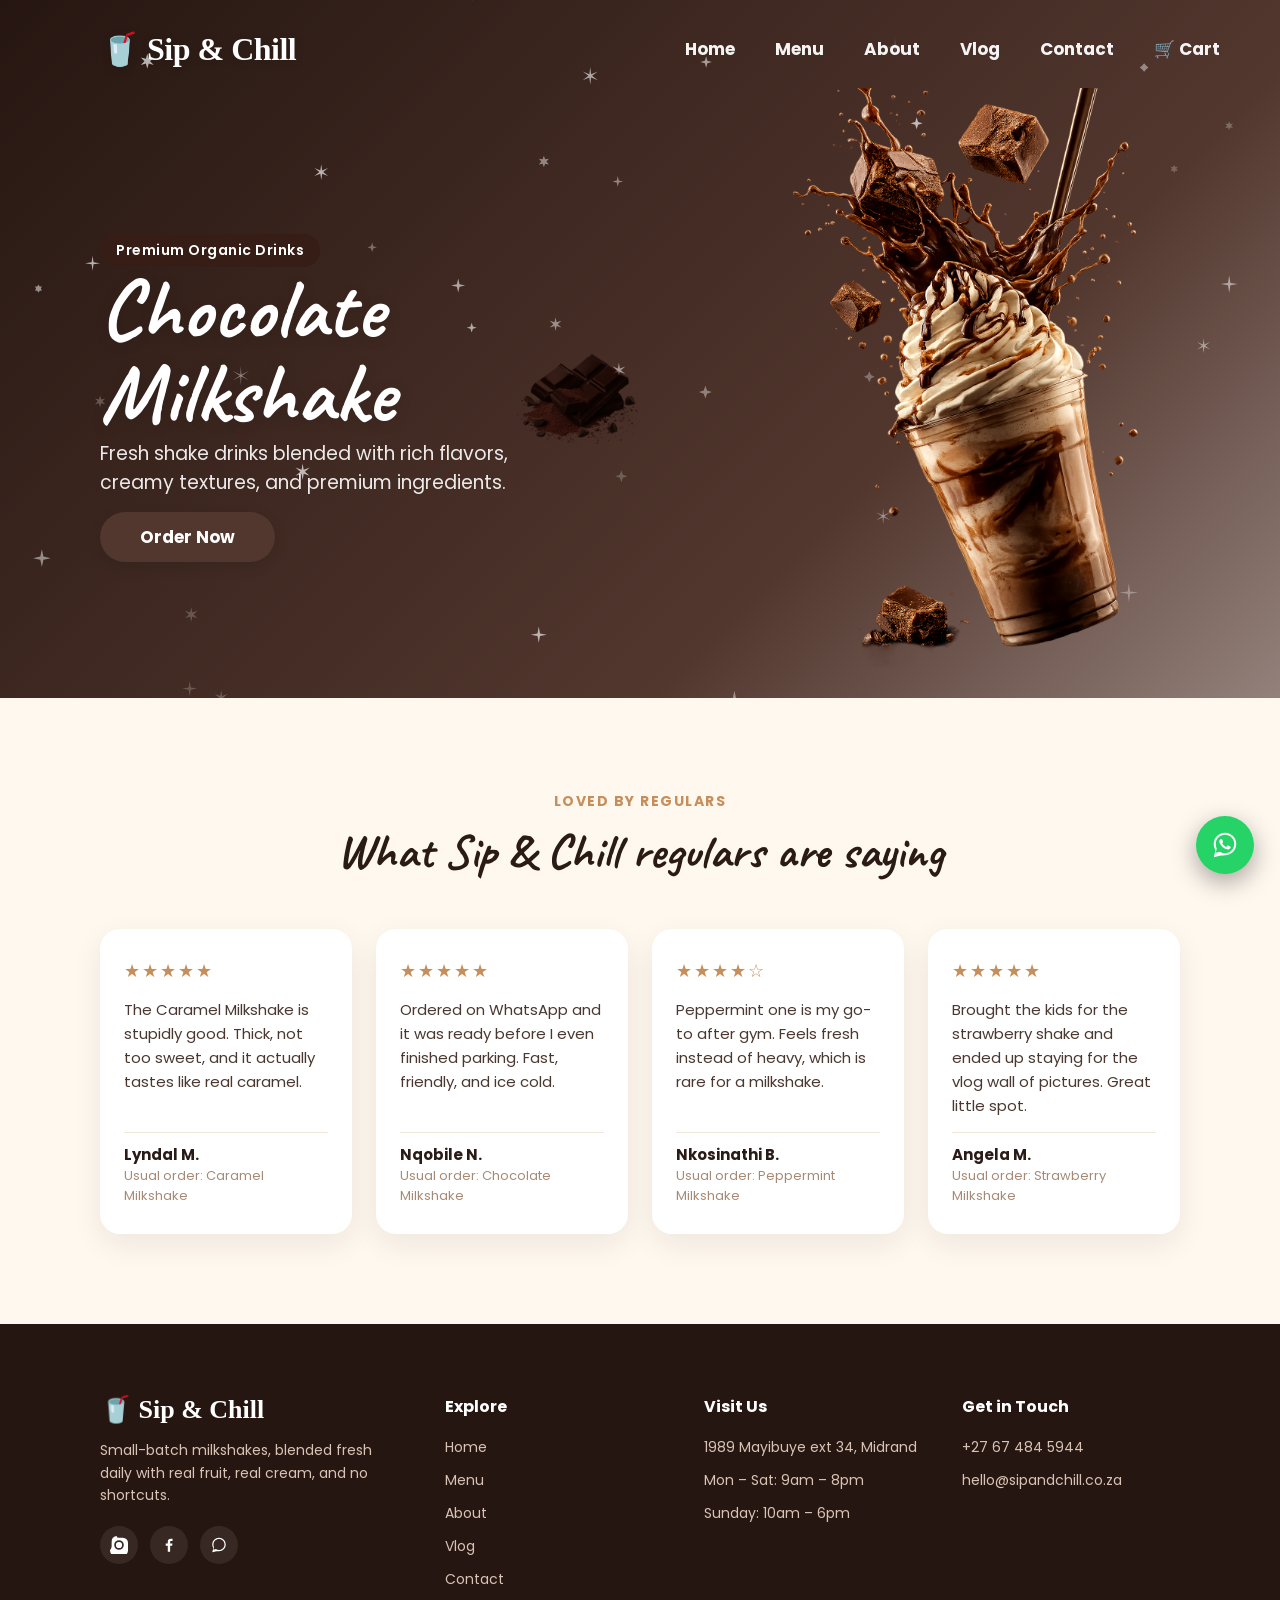
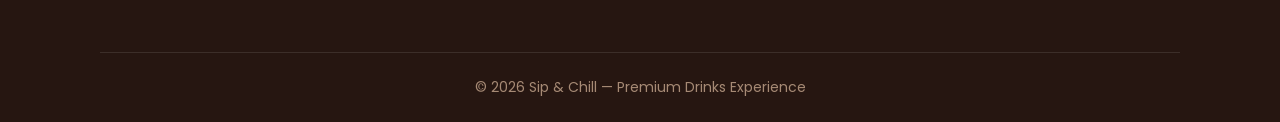
<file: index.html>
<!DOCTYPE html>
<html lang="en">
<head>
    <meta charset="UTF-8">
    <meta name="viewport" content="width=device-width, initial-scale=1.0">
    <title>Home — Premium Experience</title>
    <link rel="stylesheet" href="style.css">
    

    <link rel="preconnect" href="https://fonts.googleapis.com">
    <link rel="preconnect" href="https://fonts.gstatic.com" crossorigin>
    <link href="https://fonts.googleapis.com/css2?family=Caveat:wght@700&family=Poppins:wght@400;500;600;700&display=swap" rel="stylesheet">
    <link rel="stylesheet" href="site-extra.css">
    
    <style>
        #drinkTitle, #dynamicFruit {
            transition: opacity 0.4s ease-in-out;
        }
        .carousel-track {
            will-change: transform;
        }
    </style>
</head>
<body id="pageBody">

    <canvas id="snowCanvas"></canvas>

    <header>
        <div class="logo">🥤 Sip & Chill</div>
        <nav>
            <a href="index.html">Home</a>
            <div class="dropdown">
                <a href="menu.html" class="dropdown-trigger">Menu</a>
                <div class="dropdown-menu">
                    <a href="milkshake.html">Milkshake</a>
                </div>
            </div>
            <div class="dropdown">
                <a href="about.html" class="dropdown-trigger">About</a>
                <div class="dropdown-menu">
                    <a href="about.html#about-us">About Us</a>
                    <a href="about.html#team">Team</a>
                    <a href="about.html#restaurant">Restaurant</a>
                </div>
            </div>
            <div class="dropdown">
                <a href="vlog.html" class="dropdown-trigger">Vlog</a>
                <div class="dropdown-menu">
                    <a href="vlog.html#pictures">Pictures</a>
                    <a href="vlog.html#videos">Videos</a>
                </div>
            </div>
            <a href="contact.html">Contact</a>
            <a href="checkout.html" class="cart-link" aria-label="View cart">
                🛒 Cart<span id="cartBadge" class="cart-badge">0</span>
            </a>
        </nav>
    </header>

    <section class="hero">
        <div class="hero-content">
            
            <div class="hero-text">
                <span class="tag" id="drinkTag">Premium Organic Drinks</span>
                <h1 id="drinkTitle">Chocolate Milkshake</h1>
                
                <img src="6a33569c56fd6e99800c6adb2b6fc2e6.png" class="anchored-text-fruit" id="dynamicFruit" alt="Ingredient">
                
                <p id="drinkDesc">
                    Fresh shake drinks blended with rich flavors, creamy textures, and premium ingredients.
                </p>
                <a class="btn" id="actionBtn" href="menu.html" style="text-decoration:none; display:inline-block;">Order Now</a>
            </div>

            <div class="hero-image-container">
                <div class="carousel-wrapper">
                    <div class="carousel-track" id="carouselTrack">
                        <img src="78835-jukebox-bg-removed.png" class="hero-image" alt="Chocolate Milkshake">
                        <img src="IMG-20260725-WA0013.png" class="hero-image" alt="Peppermint Milkshake">
                        <img src="RASBERRY.png" class="hero-image" alt="Raspberry Milkshake">
                        <img src="ChatGPT Image Jul 13, 2026, 07_07_47 PM (1).png" class="hero-image" alt="Caramel Milkshake">
                        <img src="IMG-20260725-WA0012.png" class="hero-image" alt="Strawberry Milkshake">
                    </div>
                </div>
            </div>
            
        </div>
    </section>

    <section class="reviews">
        <div class="reviews-header">
            <span class="section-eyebrow">Loved by Regulars</span>
            <h2>What Sip &amp; Chill regulars are saying</h2>
        </div>
        <div class="reviews-grid">
            <article class="review-card">
                <div class="review-stars" aria-label="5 out of 5 stars">★★★★★</div>
                <p class="review-quote">The Caramel Milkshake is stupidly good. Thick, not too sweet, and it actually tastes like real caramel.</p>
                <div class="review-author">
                    <span class="review-name">Lyndal M.</span>
                    <span class="review-order">Usual order: Caramel Milkshake</span>
                </div>
            </article>
            <article class="review-card">
                <div class="review-stars" aria-label="5 out of 5 stars">★★★★★</div>
                <p class="review-quote">Ordered on WhatsApp and it was ready before I even finished parking. Fast, friendly, and ice cold.</p>
                <div class="review-author">
                    <span class="review-name">Nqobile N.</span>
                    <span class="review-order">Usual order: Chocolate Milkshake</span>
                </div>
            </article>
            <article class="review-card">
                <div class="review-stars" aria-label="4 out of 5 stars">★★★★☆</div>
                <p class="review-quote">Peppermint one is my go-to after gym. Feels fresh instead of heavy, which is rare for a milkshake.</p>
                <div class="review-author">
                    <span class="review-name">Nkosinathi B.</span>
                    <span class="review-order">Usual order: Peppermint Milkshake</span>
                </div>
            </article>
            <article class="review-card">
                <div class="review-stars" aria-label="5 out of 5 stars">★★★★★</div>
                <p class="review-quote">Brought the kids for the strawberry shake and ended up staying for the vlog wall of pictures. Great little spot.</p>
                <div class="review-author">
                    <span class="review-name">Angela M.</span>
                    <span class="review-order">Usual order: Strawberry Milkshake</span>
                </div>
            </article>
        </div>
    </section>

    <footer class="site-footer">
        <div class="footer-grid">
            <div class="footer-brand">
                <div class="footer-logo">🥤 Sip & Chill</div>
                <p>Small-batch milkshakes, blended fresh daily with real fruit, real cream, and no shortcuts.</p>
                <div class="footer-social">
                    <a href="#" aria-label="Instagram">
                        <svg viewBox="0 0 24 24"><path d="M12 2.2c3.2 0 3.6 0 4.85.07 1.17.05 2.2.25 3.02.6a5.98 5.98 0 0 1 2.15 1.4 5.98 5.98 0 0 1 1.4 2.15c.35.83.55 1.85.6 3.02.07 1.25.07 1.65.07 4.85s0 3.6-.07 4.85c-.05 1.17-.25 2.2-.6 3.02a5.98 5.98 0 0 1-1.4 2.15 5.98 5.98 0 0 1-2.15 1.4c-.83.35-1.85.55-3.02.6-1.25.07-1.65.07-4.85.07s-3.6 0-4.85-.07c-1.17-.05-2.2-.25-3.02-.6a5.98 5.98 0 0 1-2.15-1.4 5.98 5.98 0 0 1-1.4-2.15c-.35-.83-.55-1.85-.6-3.02C2.2 15.6 2.2 15.2 2.2 12s0-3.6.07-4.85c.05-1.17.25-2.2.6-3.02a5.98 5.98 0 0 1 1.4-2.15 5.98 5.98 0 0 1 2.15-1.4c.83-.35 1.85-.55 3.02-.6C8.4 2.2 8.8 2.2 12 2.2zm0 3.4a6.4 6.4 0 1 0 0 12.8 6.4 6.4 0 0 0 0-12.8zm0 10.55a4.15 4.15 0 1 1 0-8.3 4.15 4.15 0 0 1 0 8.3zm6.65-10.8a1.5 1.5 0 1 1-3 0 1.5 1.5 0 0 1 3 0z"/></svg>
                    </a>
                    <a href="#" aria-label="Facebook">
                        <svg viewBox="0 0 24 24"><path d="M13.5 21v-8h2.7l.4-3.1h-3.1V8c0-.9.25-1.5 1.55-1.5H16.7V3.7c-.28-.04-1.25-.12-2.37-.12-2.35 0-3.96 1.43-3.96 4.06V9.9H7.6V13h2.77v8h3.13z"/></svg>
                    </a>
                    <a href="#" id="footerWaLink" aria-label="Chat with us on WhatsApp">
                        <svg viewBox="0 0 32 32"><path d="M16.001 3C9.373 3 4 8.373 4 15c0 2.386.703 4.607 1.912 6.472L4 29l7.727-1.877A11.94 11.94 0 0 0 16.001 27C22.63 27 28 21.627 28 15S22.63 3 16.001 3zm0 21.818a9.78 9.78 0 0 1-4.99-1.363l-.358-.213-4.586 1.114 1.13-4.47-.234-.367A9.78 9.78 0 0 1 6.182 15c0-5.417 4.402-9.818 9.819-9.818S25.818 9.583 25.818 15 21.418 24.818 16.001 24.818z"/></svg>
                    </a>
                </div>
            </div>
            <div class="footer-links">
                <h3>Explore</h3>
                <a href="index.html">Home</a>
                <a href="menu.html">Menu</a>
                <a href="about.html">About</a>
                <a href="vlog.html">Vlog</a>
                <a href="contact.html">Contact</a>
            </div>
            <div class="footer-visit">
                <h3>Visit Us</h3>
                <p>1989 Mayibuye ext 34, Midrand</p>
                <p>Mon – Sat: 9am – 8pm</p>
                <p>Sunday: 10am – 6pm</p>
            </div>
            <div class="footer-contact">
                <h3>Get in Touch</h3>
                <p><a href="tel:+27674845944">+27 67 484 5944</a></p>
                <p><a href="mailto:hello@sipandchill.co.za">hello@sipandchill.co.za</a></p>
            </div>
        </div>
        <div class="footer-bottom">
            <p>© 2026 Sip & Chill — Premium Drinks Experience</p>
        </div>
    </footer>

    <script>
        const slidesData = [
            { 
                title: "Chocolate Milkshake", 
                bg: "linear-gradient(135deg, #261611 0%, #52372E 45%, #FDF9F7 100%)", 
                tagColor: "#361D15", btnBg: "#52372E", btnHover: "#261611",
                fruitImg: "6a33569c56fd6e99800c6adb2b6fc2e6.png",
                footerBg: "#261611"
            },
            { 
                title: "Peppermint Milkshake", 
                bg: "linear-gradient(135deg, #1C3322 0%, #4D7A57 45%, #F4FAF6 100%)", 
                tagColor: "#2A4733", btnBg: "#4D7A57", btnHover: "#1C3322",
                fruitImg: "f5ce65a13a13468863b96488783cffc0.png",
                footerBg: "#1C3322"
            },
            { 
                title: "Raspberry Milkshake", 
                bg: "linear-gradient(135deg, #3A141C 0%, #B8435A 45%, #FAF4F5 100%)", 
                tagColor: "#611E2B", btnBg: "#B8435A", btnHover: "#3A141C",
                fruitImg: "f16892cc6264709394391dd72fe81846.png",
                footerBg: "#3A141C"
            },
            { 
                title: "Caramel Milkshake", 
                bg: "linear-gradient(135deg, #2B1B17 0%, #C68E5A 45%, #FDFBF7 100%)", 
                tagColor: "#5C4033", btnBg: "#C68E5A", btnHover: "#2B1B17",
                fruitImg: "ChatGPT Image Jul 16, 2026, 09_37_20 AM.png",
                footerBg: "#2B1B17"
            },
            { 
                title: "Strawberry Milkshake", 
                bg: "linear-gradient(135deg, #3B1617 0%, #CC4E51 45%, #FAF4F4 100%)", 
                tagColor: "#702528", btnBg: "#CC4E51", btnHover: "#3B1617",
                fruitImg: "4441584c95a505aa32af278fbd1ccec2.png",
                footerBg: "#3B1617"
            }
        ];

        const body = document.getElementById('pageBody');
        const track = document.getElementById('carouselTrack');
        const title = document.getElementById('drinkTitle');
        const tag = document.getElementById('drinkTag');
        const actionBtn = document.getElementById('actionBtn');
        const dynamicFruit = document.getElementById('dynamicFruit');
        const siteFooter = document.querySelector('.site-footer');

        // Clone first image for smooth loop reset
        if (track && track.firstElementChild) {
            const firstImageClone = track.firstElementChild.cloneNode(true);
            track.appendChild(firstImageClone);
        }

        let currentIndex = 0;
        let isTransitioning = false;

        applyColors(0);

        function applyColors(index) {
            const colorIndex = index % slidesData.length;
            const data = slidesData[colorIndex];

            body.style.background = data.bg;
            if (tag) tag.style.backgroundColor = data.tagColor;
            if (siteFooter) siteFooter.style.backgroundColor = data.footerBg;

            if (actionBtn) {
                actionBtn.style.backgroundColor = data.btnBg;
                actionBtn.onmouseenter = () => actionBtn.style.backgroundColor = data.btnHover;
                actionBtn.onmouseleave = () => actionBtn.style.backgroundColor = data.btnBg;
            }

            if (title) title.style.opacity = 0;
            if (dynamicFruit) dynamicFruit.style.opacity = 0;

            setTimeout(() => {
                if (title) {
                    title.textContent = data.title;
                    title.style.opacity = 1;
                }
                if (dynamicFruit) {
                    dynamicFruit.src = data.fruitImg;
                    dynamicFruit.style.opacity = 1;
                }
            }, 300);
        }

        function nextSlide() {
            if (isTransitioning) return;
            currentIndex++;

            track.style.transition = "transform 0.8s cubic-bezier(0.4, 0, 0.2, 1)";
            track.style.transform = `translateY(-${currentIndex * 100}%)`;

            applyColors(currentIndex);

            if (currentIndex === slidesData.length) {
                isTransitioning = true;
                setTimeout(() => {
                    track.style.transition = "none";
                    currentIndex = 0;
                    track.style.transform = `translateY(0%)`;
                    isTransitioning = false;
                }, 800);
            }
        }

        setInterval(nextSlide, 4000);

        // ==========================================================================
        // GEOMETRIC ICE STAR SNOW ENGINE (FIXED)
        // ==========================================================================
        const canvas = document.getElementById('snowCanvas');
        const ctx = canvas.getContext('2d');
        let sw = canvas.width = window.innerWidth;
        let sh = canvas.height = window.innerHeight;
        const totalStars = 45; 
        const starsArray = [];

        window.addEventListener('resize', () => {
            sw = canvas.width = window.innerWidth;
            sh = canvas.height = window.innerHeight;
        });

        for (let i = 0; i < totalStars; i++) {
            starsArray.push({
                x: Math.random() * sw,
                y: Math.random() * sh,
                outerRadius: Math.random() * 6 + 4,  
                innerRadius: Math.random() * 2 + 1,  
                points: i % 2 === 0 ? 4 : 6,         
                speedY: Math.random() * 0.8 + 0.4,   
                opacity: Math.random() * 0.5 + 0.2,  
                swingSpeed: Math.random() * 0.02,
                swingRange: Math.random() * 0.8
            });
        }

        function drawIceStar(cx, cy, spikes, outerRadius, innerRadius, alpha) {
            let rot = (Math.PI / 2) * 3;
            let step = Math.PI / spikes;

            ctx.beginPath();
            for (let i = 0; i < spikes; i++) {
                let x = cx + Math.cos(rot) * outerRadius;
                let y = cy + Math.sin(rot) * outerRadius;
                if (i === 0) ctx.moveTo(x, y);
                else ctx.lineTo(x, y);
                rot += step;

                x = cx + Math.cos(rot) * innerRadius;
                y = cy + Math.sin(rot) * innerRadius;
                ctx.lineTo(x, y);
                rot += step;
            }
            
            ctx.closePath();
            ctx.fillStyle = `rgba(255, 255, 255, ${alpha})`;
            ctx.fill();
        }

        let runAngle = 0;
        function renderIceSnow() {
            ctx.clearRect(0, 0, sw, sh);
            runAngle += 0.005;

            for (let i = 0; i < totalStars; i++) {
                const s = starsArray[i];
                s.y += s.speedY;
                if (s.y > sh + s.outerRadius) {
                    s.y = -s.outerRadius;
                    s.x = Math.random() * sw;
                }
                const swingOffset = Math.sin(runAngle * s.swingSpeed) * s.swingRange * 50;
                drawIceStar(s.x + swingOffset, s.y, s.points, s.outerRadius, s.innerRadius, s.opacity);
            }

            requestAnimationFrame(renderIceSnow);
        }
        renderIceSnow();
    </script>
    <script src="cart.js"></script>

    <!-- Floating quick-order WhatsApp button -->
    <a class="whatsapp-float" id="waFloat" href="#" target="_blank" rel="noopener" aria-label="Chat with us on WhatsApp">
        <svg viewBox="0 0 32 32" fill="#ffffff"><path d="M16.001 3C9.373 3 4 8.373 4 15c0 2.386.703 4.607 1.912 6.472L4 29l7.727-1.877A11.94 11.94 0 0 0 16.001 27C22.63 27 28 21.627 28 15S22.63 3 16.001 3zm0 21.818a9.78 9.78 0 0 1-4.99-1.363l-.358-.213-4.586 1.114 1.13-4.47-.234-.367A9.78 9.78 0 0 1 6.182 15c0-5.417 4.402-9.818 9.819-9.818S25.818 9.583 25.818 15 21.418 24.818 16.001 24.818zm5.4-7.34c-.296-.148-1.75-.864-2.022-.963-.271-.099-.469-.148-.667.148-.198.297-.767.963-.94 1.161-.173.198-.346.223-.642.075-.296-.148-1.249-.46-2.379-1.468-.879-.784-1.472-1.752-1.645-2.049-.173-.297-.018-.457.13-.605.134-.133.297-.346.445-.52.148-.173.198-.297.297-.495.099-.198.05-.372-.025-.52-.074-.148-.667-1.608-.914-2.202-.24-.578-.485-.5-.667-.51-.173-.008-.371-.01-.569-.01a1.09 1.09 0 0 0-.792.371c-.272.297-1.04 1.016-1.04 2.476s1.065 2.872 1.213 3.07c.148.198 2.096 3.2 5.08 4.489.71.306 1.263.489 1.695.626.712.227 1.36.195 1.873.118.571-.085 1.75-.716 1.997-1.408.247-.692.247-1.285.173-1.408-.074-.124-.272-.198-.568-.346z"/></svg>
    </a>
    <div id="cartToast" class="cart-toast"></div>

    <script>
        // Safe check for external function defined in cart.js
        if (typeof whatsappGeneralLink === 'function') {
            const link = whatsappGeneralLink();
            const waFloat = document.getElementById('waFloat');
            const footerWaLink = document.getElementById('footerWaLink');
            
            if (waFloat) waFloat.href = link;
            if (footerWaLink) {
                footerWaLink.href = link;
                footerWaLink.target = '_blank';
                footerWaLink.rel = 'noopener';
            }
        }
    </script>
</body>
</html>
</file>
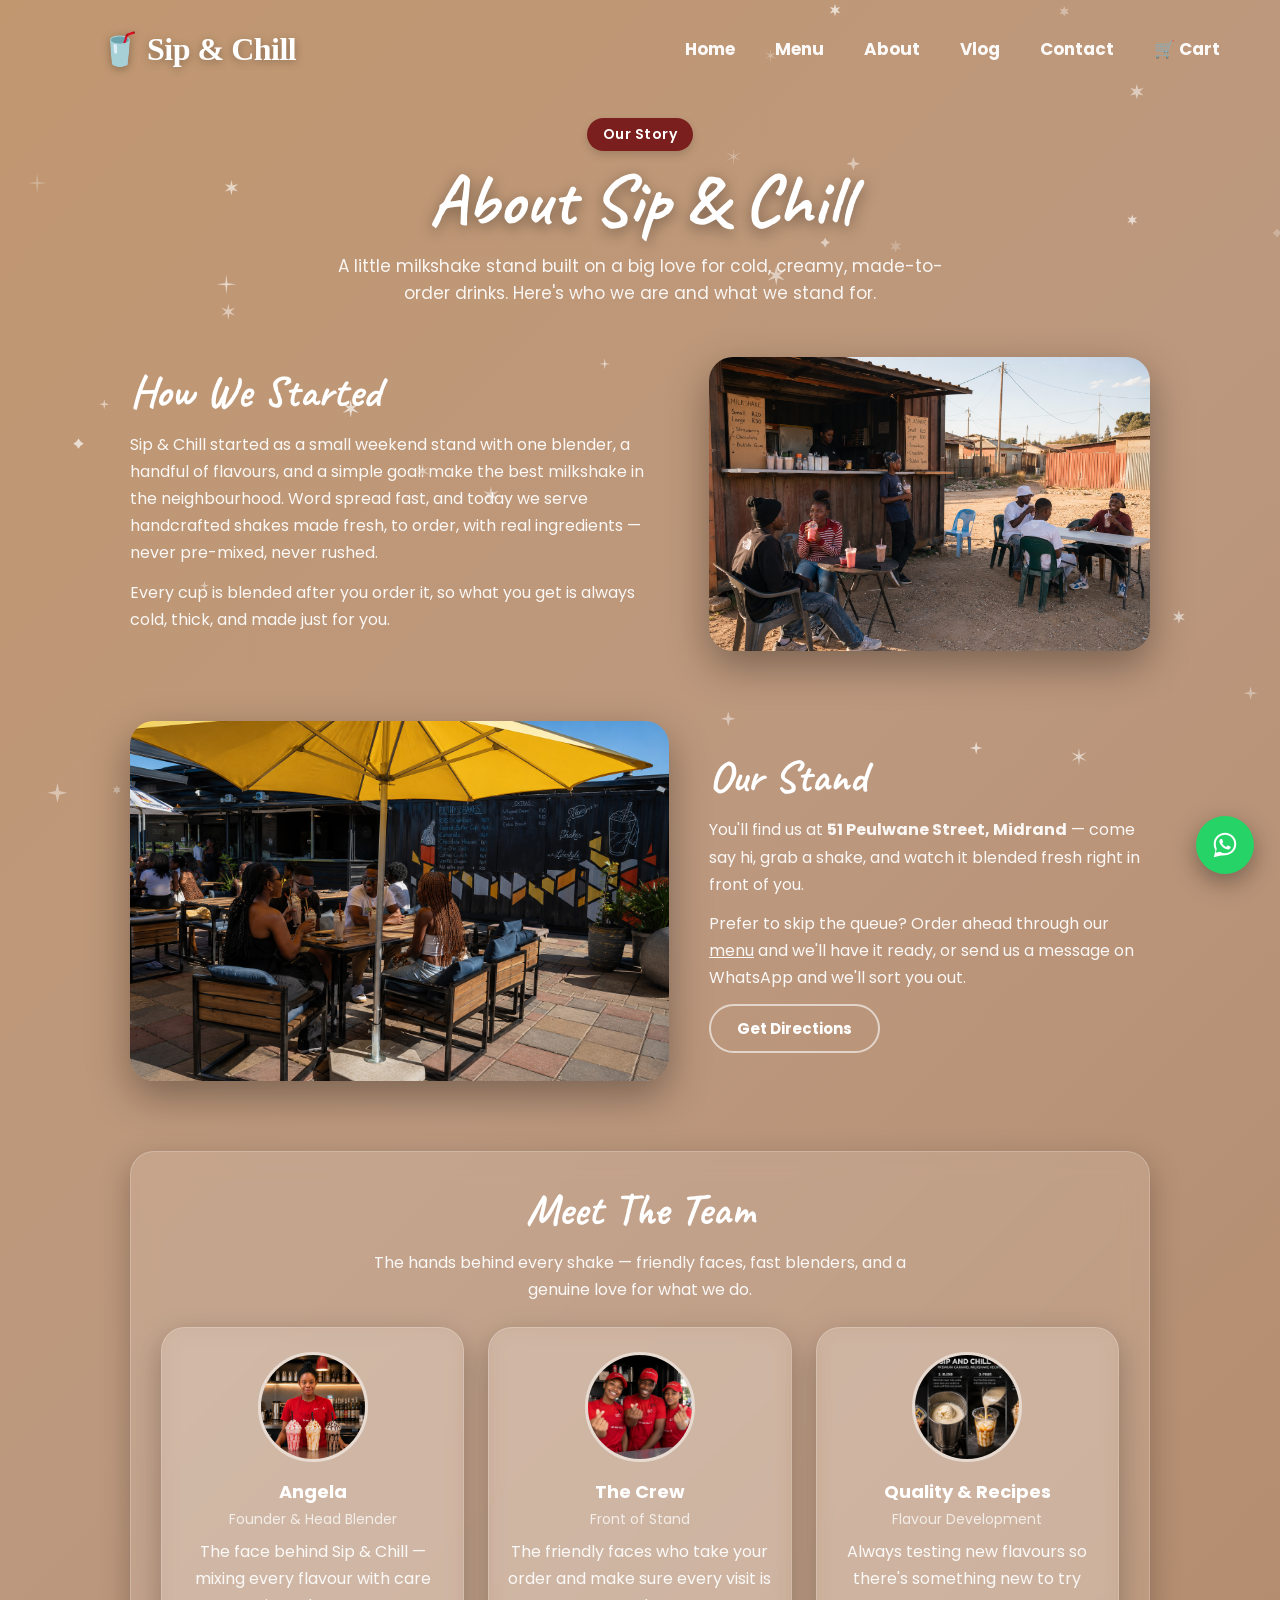
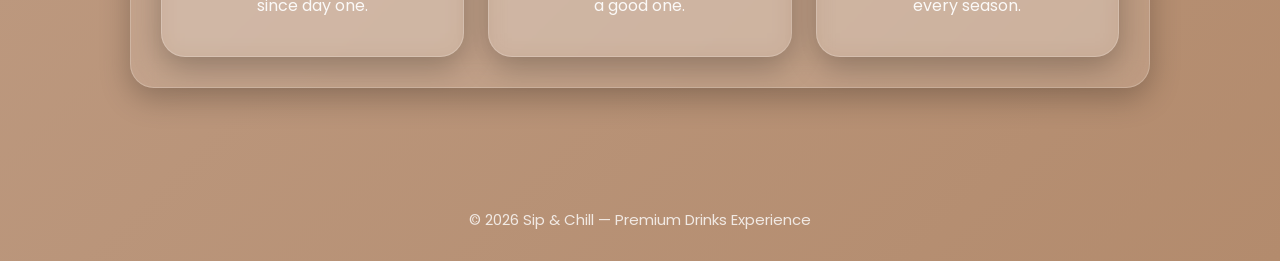
<file: about.html>
<!DOCTYPE html>
<html lang="en">
<head>
    <meta charset="UTF-8">
    <meta name="viewport" content="width=device-width, initial-scale=1.0">
    <title>About Us — Sip & Chill</title>
    <link rel="stylesheet" href="style1.css">
    <link rel="preconnect" href="https://fonts.googleapis.com">
    <link rel="preconnect" href="https://fonts.gstatic.com" crossorigin>
    <link href="https://fonts.googleapis.com/css2?family=Caveat:wght@700&family=Poppins:wght@400;500;600;700&display=swap" rel="stylesheet">
    <link rel="stylesheet" href="site-extra.css">
</head>
<body id="pageBody" class="menu-page">

    <canvas id="snowCanvas"></canvas>

    <header>
        <div class="logo">🥤 Sip & Chill</div>
        <nav>
            <a href="index.html">Home</a>
            <div class="dropdown">
                <a href="menu.html" class="dropdown-trigger">Menu</a>
                <div class="dropdown-menu">
                    <a href="milkshake.html">Milkshake</a>
                </div>
            </div>
            <div class="dropdown">
                <a href="about.html" class="dropdown-trigger">About</a>
                <div class="dropdown-menu">
                    <a href="about.html#about-us">About Us</a>
                    <a href="about.html#team">Team</a>
                    <a href="about.html#restaurant">Restaurant</a>
                </div>
            </div>
            <div class="dropdown">
                <a href="vlog.html" class="dropdown-trigger">Vlog</a>
                <div class="dropdown-menu">
                    <a href="vlog.html#pictures">Pictures</a>
                    <a href="vlog.html#videos">Videos</a>
                </div>
            </div>
            <a href="contact.html">Contact</a>
            <a href="checkout.html" class="cart-link" aria-label="View cart">
                🛒 Cart<span id="cartBadge" class="cart-badge">0</span>
            </a>
        </nav>
    </header>

    <main class="page-wrap">

        <div class="page-header">
            <span class="tag">Our Story</span>
            <h1>About Sip & Chill</h1>
            <p class="lead">A little milkshake stand built on a big love for cold, creamy, made-to-order drinks. Here's who we are and what we stand for.</p>
        </div>

        <section id="about-us" class="about-grid">
            <div>
                <h2>How We Started</h2>
                <p>Sip & Chill started as a small weekend stand with one blender, a handful of flavours, and a simple goal: make the best milkshake in the neighbourhood. Word spread fast, and today we serve handcrafted shakes made fresh, to order, with real ingredients — never pre-mixed, never rushed.</p>
                <p>Every cup is blended after you order it, so what you get is always cold, thick, and made just for you.</p>
            </div>
            <img src="01a66366-f522-42b0-b220-97939b93997a.png" alt="Sip & Chill milkshake stand">
        </section>

        <section id="restaurant" class="about-grid">
            <img src="12cbc5cf-42d5-458f-8352-f426bf2fd72c.png" alt="Sip & Chill store front">
            <div>
                <h2>Our Stand</h2>
                <p>You'll find us at <strong>51 Peulwane Street, Midrand</strong> — come say hi, grab a shake, and watch it blended fresh right in front of you.</p>
                <p>Prefer to skip the queue? Order ahead through our <a href="menu.html" style="color:#ffffff; text-decoration:underline;">menu</a> and we'll have it ready, or send us a message on WhatsApp and we'll sort you out.</p>
                <a href="contact.html" class="btn-outline">Get Directions</a>
            </div>
        </section>

        <section id="team" class="panel" style="scroll-margin-top:110px;">
            <h2 class="section-heading" style="text-align:center;">Meet The Team</h2>
            <p style="text-align:center; max-width:560px; margin:0 auto;">The hands behind every shake — friendly faces, fast blenders, and a genuine love for what we do.</p>
            <div class="team-grid">
                <div class="team-card panel">
                    <img src="5e463613-4523-4b62-b540-04b1b1f0ff22.png" alt="Founder">
                    <h4>Angela</h4>
                    <span>Founder & Head Blender</span>
                    <p>The face behind Sip & Chill — mixing every flavour with care since day one.</p>
                </div>
                <div class="team-card panel">
                    <img src="94020d5e-4a31-4cbc-add7-781ab2372447.png" alt="Team member">
                    <h4>The Crew</h4>
                    <span>Front of Stand</span>
                    <p>The friendly faces who take your order and make sure every visit is a good one.</p>
                </div>
                <div class="team-card panel">
                    <img src="a2a972d3-b654-49a9-8051-a00a4e624a55.png" alt="Team member">
                    <h4>Quality & Recipes</h4>
                    <span>Flavour Development</span>
                    <p>Always testing new flavours so there's something new to try every season.</p>
                </div>
            </div>
        </section>

    </main>

    <footer>
        <p>© 2026 Sip & Chill — Premium Drinks Experience</p>
    </footer>

    <script src="cart.js"></script>
    <div id="cartToast" class="cart-toast"></div>
    <a class="whatsapp-float" id="waFloat" href="#" target="_blank" rel="noopener" aria-label="Chat with us on WhatsApp">
        <svg viewBox="0 0 32 32" fill="#ffffff"><path d="M16.001 3C9.373 3 4 8.373 4 15c0 2.386.703 4.607 1.912 6.472L4 29l7.727-1.877A11.94 11.94 0 0 0 16.001 27C22.63 27 28 21.627 28 15S22.63 3 16.001 3zm0 21.818a9.78 9.78 0 0 1-4.99-1.363l-.358-.213-4.586 1.114 1.13-4.47-.234-.367A9.78 9.78 0 0 1 6.182 15c0-5.417 4.402-9.818 9.819-9.818S25.818 9.583 25.818 15 21.418 24.818 16.001 24.818zm5.4-7.34c-.296-.148-1.75-.864-2.022-.963-.271-.099-.469-.148-.667.148-.198.297-.767.963-.94 1.161-.173.198-.346.223-.642.075-.296-.148-1.249-.46-2.379-1.468-.879-.784-1.472-1.752-1.645-2.049-.173-.297-.018-.457.13-.605.134-.133.297-.346.445-.52.148-.173.198-.297.297-.495.099-.198.05-.372-.025-.52-.074-.148-.667-1.608-.914-2.202-.24-.578-.485-.5-.667-.51-.173-.008-.371-.01-.569-.01a1.09 1.09 0 0 0-.792.371c-.272.297-1.04 1.016-1.04 2.476s1.065 2.872 1.213 3.07c.148.198 2.096 3.2 5.08 4.489.71.306 1.263.489 1.695.626.712.227 1.36.195 1.873.118.571-.085 1.75-.716 1.997-1.408.247-.692.247-1.285.173-1.408-.074-.124-.272-.198-.568-.346z"/></svg>
    </a>
    <script>
        document.getElementById('waFloat').href = whatsappGeneralLink();
    </script>

    <script>
        const canvas = document.getElementById('snowCanvas');
        const ctx = canvas.getContext('2d');
        let sw = canvas.width = window.innerWidth;
        let sh = canvas.height = window.innerHeight;
        const totalStars = 45;
        const starsArray = [];

        window.addEventListener('resize', () => {
            sw = canvas.width = window.innerWidth;
            sh = canvas.height = window.innerHeight;
        });

        for (let i = 0; i < totalStars; i++) {
            starsArray.push({
                x: Math.random() * sw,
                y: Math.random() * sh,
                outerRadius: Math.random() * 6 + 4,
                innerRadius: Math.random() * 2 + 1,
                points: i % 2 === 0 ? 4 : 6,
                speedY: Math.random() * 0.8 + 0.4,
                opacity: Math.random() * 0.5 + 0.2,
                swingSpeed: Math.random() * 0.02,
                swingRange: Math.random() * 0.8
            });
        }

        function drawIceStar(cx, cy, spikes, outerRadius, innerRadius, alpha) {
            let rot = Math.PI / 2 * 3;
            let x = cx;
            let y = cy;
            let step = Math.PI / spikes;

            ctx.beginPath();
            ctx.moveTo(cx, cy - outerRadius);

            for (let i = 0; i < spikes; i++) {
                x = cx + Math.cos(rot) * outerRadius;
                y = cy + Math.sin(rot) * outerRadius;
                ctx.lineTo(x, y);
                rot += step;

                x = cx + Math.cos(rot) * innerRadius;
                y = cy + Math.sin(rot) * innerRadius;
                ctx.lineTo(x, y);
                rot += step;
            }

            ctx.lineTo(cx, cy - outerRadius);
            ctx.closePath();
            ctx.fillStyle = `rgba(255, 255, 255, ${alpha})`;
            ctx.fill();
        }

        let runAngle = 0;
        function renderIceSnow() {
            ctx.clearRect(0, 0, sw, sh);
            runAngle += 0.005;

            for (let i = 0; i < totalStars; i++) {
                const s = starsArray[i];
                drawIceStar(s.x, s.y, s.points, s.outerRadius, s.innerRadius, s.opacity);
                s.y += s.speedY;
                s.x += Math.sin(runAngle + s.swingRange) * 0.3;

                if (s.y > sh) {
                    starsArray[i] = {
                        x: Math.random() * sw,
                        y: -15,
                        outerRadius: s.outerRadius,
                        innerRadius: s.innerRadius,
                        points: s.points,
                        speedY: s.speedY,
                        opacity: s.opacity,
                        swingSpeed: s.swingSpeed,
                        swingRange: s.swingRange
                    };
                }
            }
            requestAnimationFrame(renderIceSnow);
        }
        renderIceSnow();
    </script>
</body>
</html>
</file>
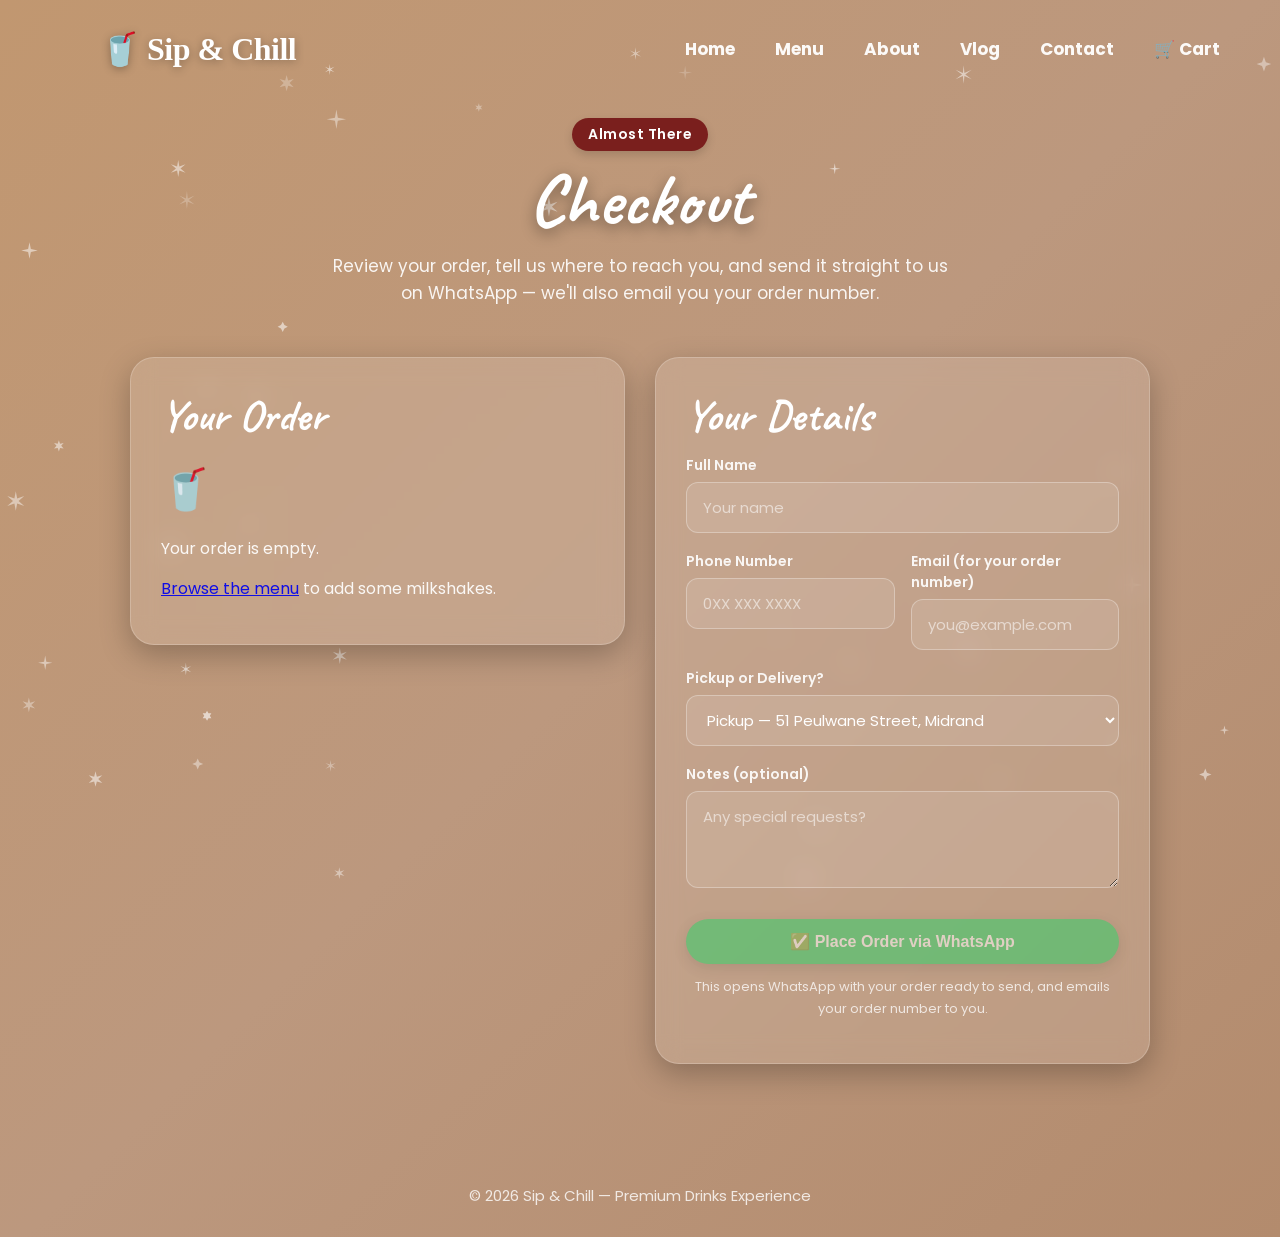
<file: checkout.html>
<!DOCTYPE html>
<html lang="en">
<head>
    <meta charset="UTF-8">
    <meta name="viewport" content="width=device-width, initial-scale=1.0">
    <title>Checkout — Sip & Chill</title>
    <link rel="stylesheet" href="style1.css">
    <link rel="preconnect" href="https://fonts.googleapis.com">
    <link rel="preconnect" href="https://fonts.gstatic.com" crossorigin>
    <link href="https://fonts.googleapis.com/css2?family=Caveat:wght@700&family=Poppins:wght@400;500;600;700&display=swap" rel="stylesheet">
    <link rel="stylesheet" href="site-extra.css">
</head>
<body id="pageBody" class="menu-page">

    <canvas id="snowCanvas"></canvas>

    <header>
        <div class="logo">🥤 Sip & Chill</div>
        <nav>
            <a href="index.html">Home</a>
            <div class="dropdown">
                <a href="menu.html" class="dropdown-trigger">Menu</a>
                <div class="dropdown-menu">
                    <a href="milkshake.html">Milkshake</a>
                </div>
            </div>
            <div class="dropdown">
                <a href="about.html" class="dropdown-trigger">About</a>
                <div class="dropdown-menu">
                    <a href="about.html#about-us">About Us</a>
                    <a href="about.html#team">Team</a>
                    <a href="about.html#restaurant">Restaurant</a>
                </div>
            </div>
            <div class="dropdown">
                <a href="vlog.html" class="dropdown-trigger">Vlog</a>
                <div class="dropdown-menu">
                    <a href="vlog.html#pictures">Pictures</a>
                    <a href="vlog.html#videos">Videos</a>
                </div>
            </div>
            <a href="contact.html">Contact</a>
            <a href="checkout.html" class="cart-link" aria-label="View cart">
                🛒 Cart<span id="cartBadge" class="cart-badge">0</span>
            </a>
        </nav>
    </header>

    <main class="page-wrap">

        <div class="page-header">
            <span class="tag">Almost There</span>
            <h1>Checkout</h1>
            <p class="lead">Review your order, tell us where to reach you, and send it straight to us on WhatsApp — we'll also email you your order number.</p>
        </div>

        <div class="contact-grid">

            <div class="panel">
                <h2 class="section-heading">Your Order</h2>
                <div id="cartContent"></div>
            </div>

            <div class="panel">
                <h2 class="section-heading">Your Details</h2>
                <form id="orderForm" action="https://formsubmit.co/blessingport47@gmail.com" method="POST">
                    <input type="hidden" name="_subject" id="fSubject" value="New Sip & Chill Order">
                    <input type="hidden" name="_template" value="table">
                    <input type="hidden" name="_captcha" value="false">
                    <input type="hidden" name="_autoresponse" id="fAutoresponse" value="">
                    <input type="hidden" name="_next" value="order-confirmation.html">
                    <input type="hidden" name="Order Number" id="fOrderNumber" value="">
                    <input type="hidden" name="Order Summary" id="fOrderSummary" value="">

                    <div class="form-field">
                        <label for="oName">Full Name</label>
                        <input type="text" id="oName" name="Name" placeholder="Your name" required>
                    </div>
                    <div class="form-row">
                        <div class="form-field">
                            <label for="oPhone">Phone Number</label>
                            <input type="tel" id="oPhone" name="Phone" placeholder="0XX XXX XXXX" required>
                        </div>
                        <div class="form-field">
                            <label for="oEmail">Email (for your order number)</label>
                            <input type="email" id="oEmail" name="email" placeholder="you@example.com" required>
                        </div>
                    </div>
                    <div class="form-field">
                        <label for="oMethod">Pickup or Delivery?</label>
                        <select id="oMethod" name="Fulfilment">
                            <option value="Pickup at 51 Peulwane Street, Midrand">Pickup — 51 Peulwane Street, Midrand</option>
                            <option value="Delivery">Delivery</option>
                        </select>
                    </div>
                    <div class="form-field" id="addressField" style="display:none;">
                        <label for="oAddress">Delivery Address</label>
                        <input type="text" id="oAddress" name="Delivery Address" placeholder="Street, suburb, city">
                    </div>
                    <div class="form-field">
                        <label for="oNotes">Notes (optional)</label>
                        <textarea id="oNotes" name="Notes" rows="3" placeholder="Any special requests?"></textarea>
                    </div>

                    <button type="submit" id="placeOrderBtn" class="btn-whatsapp" style="width:100%; margin-top:6px;">
                        ✅ Place Order via WhatsApp
                    </button>
                    <p style="font-size:13px; opacity:0.75; margin-top:12px; text-align:center;">
                        This opens WhatsApp with your order ready to send, and emails your order number to you.
                    </p>
                </form>
            </div>

        </div>

    </main>

    <footer>
        <p>© 2026 Sip & Chill — Premium Drinks Experience</p>
    </footer>

    <script src="cart.js"></script>
    <div id="cartToast" class="cart-toast"></div>

    <script>
        const methodSelect = document.getElementById('oMethod');
        const addressField = document.getElementById('addressField');
        methodSelect.addEventListener('change', () => {
            addressField.style.display = methodSelect.value === 'Delivery' ? 'block' : 'none';
            document.getElementById('oAddress').required = methodSelect.value === 'Delivery';
        });

        function renderCart() {
            const cart = getCart();
            const container = document.getElementById('cartContent');
            const placeBtn = document.getElementById('placeOrderBtn');

            if (cart.length === 0) {
                container.innerHTML = `
                    <div class="empty-cart">
                        <p style="font-size:40px;">🥤</p>
                        <p>Your order is empty.</p>
                        <p><a href="menu.html">Browse the menu</a> to add some milkshakes.</p>
                    </div>`;
                placeBtn.disabled = true;
                placeBtn.style.opacity = 0.5;
                placeBtn.style.cursor = 'not-allowed';
                return;
            }

            placeBtn.disabled = false;
            placeBtn.style.opacity = 1;
            placeBtn.style.cursor = 'pointer';

            let rows = cart.map(item => `
                <tr>
                    <td>${item.name}</td>
                    <td>
                        <div class="qty-control">
                            <button type="button" onclick="changeQty('${item.name.replace(/'/g, "\\'")}', -1)">−</button>
                            <span>${item.qty}</span>
                            <button type="button" onclick="changeQty('${item.name.replace(/'/g, "\\'")}', 1)">+</button>
                        </div>
                    </td>
                    <td>R${(item.price * item.qty).toFixed(2)}</td>
                    <td><button type="button" class="remove-link" onclick="removeItem('${item.name.replace(/'/g, "\\'")}')">Remove</button></td>
                </tr>`).join('');

            container.innerHTML = `
                <table class="cart-table">
                    <thead>
                        <tr><th>Item</th><th>Qty</th><th>Price</th><th></th></tr>
                    </thead>
                    <tbody>${rows}</tbody>
                </table>
                <div class="cart-total-row">
                    <span>Total</span>
                    <span>R${cartTotal(cart).toFixed(2)}</span>
                </div>`;
        }

        function changeQty(name, delta) {
            const cart = getCart();
            const item = cart.find(i => i.name === name);
            if (!item) return;
            if (item.qty + delta <= 0) {
                removeItem(name);
                return;
            }
            setQty(name, item.qty + delta);
            renderCart();
        }

        function removeItem(name) {
            removeFromCart(name);
            renderCart();
        }

        renderCart();

        document.getElementById('orderForm').addEventListener('submit', function (e) {
            const cart = getCart();
            if (cart.length === 0) {
                e.preventDefault();
                alert('Please add at least one item to your order first.');
                return;
            }

            const customer = {
                name: document.getElementById('oName').value,
                phone: document.getElementById('oPhone').value,
                email: document.getElementById('oEmail').value,
                method: methodSelect.value,
                address: document.getElementById('oAddress').value,
                notes: document.getElementById('oNotes').value
            };

            const orderNumber = generateOrderNumber();
            const summaryText = buildOrderSummaryText(cart, orderNumber, customer);

            // Fill hidden fields for the email to the shop
            document.getElementById('fSubject').value = `New Sip & Chill Order — ${orderNumber}`;
            document.getElementById('fOrderNumber').value = orderNumber;
            document.getElementById('fOrderSummary').value = summaryText;

            // Autoresponse email sent to the customer with their order number
            document.getElementById('fAutoresponse').value =
                `Hi ${customer.name}, thanks for your order from Sip & Chill!\n\n` +
                `Your order number is: ${orderNumber}\n\n` +
                summaryText +
                `\n\nWe'll be in touch on WhatsApp shortly to confirm. See you soon!`;

            // Save order locally so the confirmation page can show it even before email arrives
            localStorage.setItem(LAST_ORDER_KEY, JSON.stringify({ orderNumber, summaryText, customer }));

            // Open WhatsApp with the order pre-filled
            window.open(whatsappOrderLink(cart, orderNumber, customer), '_blank');

            // Clear the cart — the form will now submit and redirect to the confirmation page
            localStorage.removeItem(CART_KEY);
        });
    </script>

    <script>
        const canvas = document.getElementById('snowCanvas');
        const ctx = canvas.getContext('2d');
        let sw = canvas.width = window.innerWidth;
        let sh = canvas.height = window.innerHeight;
        const totalStars = 45;
        const starsArray = [];

        window.addEventListener('resize', () => {
            sw = canvas.width = window.innerWidth;
            sh = canvas.height = window.innerHeight;
        });

        for (let i = 0; i < totalStars; i++) {
            starsArray.push({
                x: Math.random() * sw,
                y: Math.random() * sh,
                outerRadius: Math.random() * 6 + 4,
                innerRadius: Math.random() * 2 + 1,
                points: i % 2 === 0 ? 4 : 6,
                speedY: Math.random() * 0.8 + 0.4,
                opacity: Math.random() * 0.5 + 0.2,
                swingSpeed: Math.random() * 0.02,
                swingRange: Math.random() * 0.8
            });
        }

        function drawIceStar(cx, cy, spikes, outerRadius, innerRadius, alpha) {
            let rot = Math.PI / 2 * 3;
            let x = cx;
            let y = cy;
            let step = Math.PI / spikes;

            ctx.beginPath();
            ctx.moveTo(cx, cy - outerRadius);

            for (let i = 0; i < spikes; i++) {
                x = cx + Math.cos(rot) * outerRadius;
                y = cy + Math.sin(rot) * outerRadius;
                ctx.lineTo(x, y);
                rot += step;

                x = cx + Math.cos(rot) * innerRadius;
                y = cy + Math.sin(rot) * innerRadius;
                ctx.lineTo(x, y);
                rot += step;
            }

            ctx.lineTo(cx, cy - outerRadius);
            ctx.closePath();
            ctx.fillStyle = `rgba(255, 255, 255, ${alpha})`;
            ctx.fill();
        }

        let runAngle = 0;
        function renderIceSnow() {
            ctx.clearRect(0, 0, sw, sh);
            runAngle += 0.005;

            for (let i = 0; i < totalStars; i++) {
                const s = starsArray[i];
                drawIceStar(s.x, s.y, s.points, s.outerRadius, s.innerRadius, s.opacity);
                s.y += s.speedY;
                s.x += Math.sin(runAngle + s.swingRange) * 0.3;

                if (s.y > sh) {
                    starsArray[i] = {
                        x: Math.random() * sw,
                        y: -15,
                        outerRadius: s.outerRadius,
                        innerRadius: s.innerRadius,
                        points: s.points,
                        speedY: s.speedY,
                        opacity: s.opacity,
                        swingSpeed: s.swingSpeed,
                        swingRange: s.swingRange
                    };
                }
            }
            requestAnimationFrame(renderIceSnow);
        }
        renderIceSnow();
    </script>
</body>
</html>
</file>
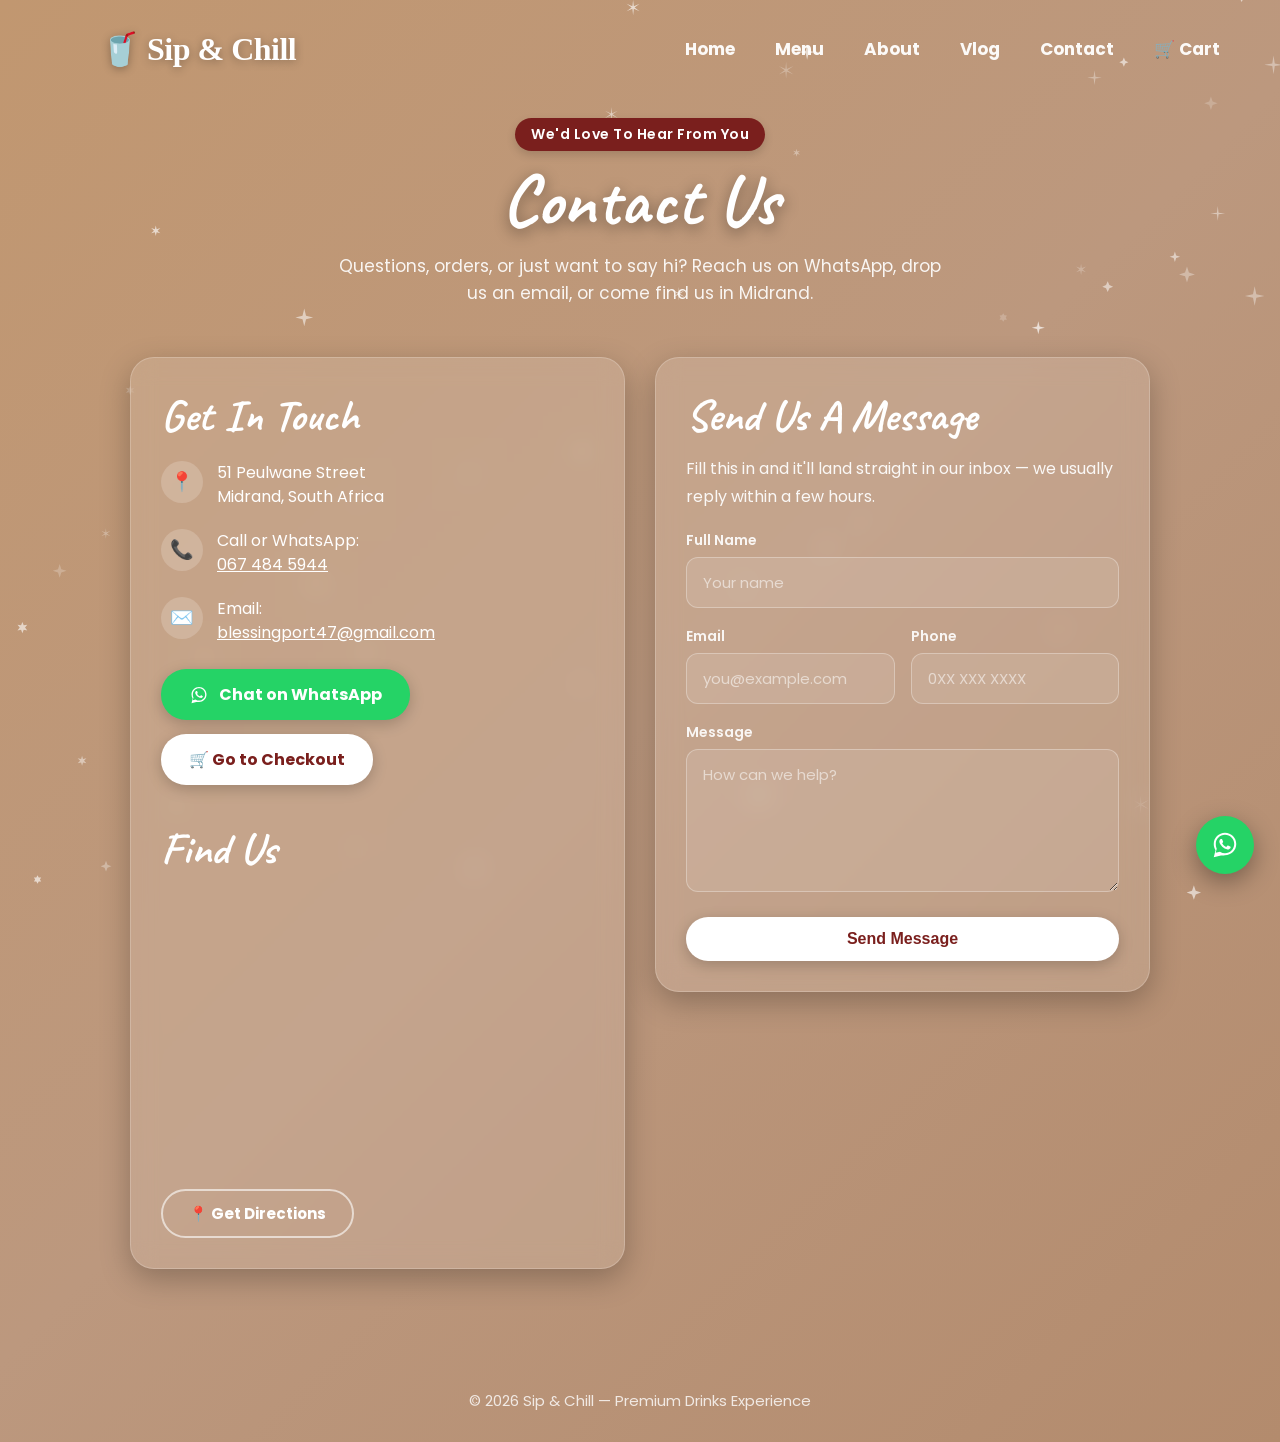
<file: contact.html>
<!DOCTYPE html>
<html lang="en">
<head>
    <meta charset="UTF-8">
    <meta name="viewport" content="width=device-width, initial-scale=1.0">
    <title>Contact Us — Sip & Chill</title>
    <link rel="stylesheet" href="style1.css">
    <link rel="preconnect" href="https://fonts.googleapis.com">
    <link rel="preconnect" href="https://fonts.gstatic.com" crossorigin>
    <link href="https://fonts.googleapis.com/css2?family=Caveat:wght@700&family=Poppins:wght@400;500;600;700&display=swap" rel="stylesheet">
    <link rel="stylesheet" href="site-extra.css">
</head>
<body id="pageBody" class="menu-page">

    <canvas id="snowCanvas"></canvas>

    <header>
        <div class="logo">🥤 Sip & Chill</div>
        <nav>
            <a href="index.html">Home</a>
            <div class="dropdown">
                <a href="menu.html" class="dropdown-trigger">Menu</a>
                <div class="dropdown-menu">
                    <a href="milkshake.html">Milkshake</a>
                </div>
            </div>
            <div class="dropdown">
                <a href="about.html" class="dropdown-trigger">About</a>
                <div class="dropdown-menu">
                    <a href="about.html#about-us">About Us</a>
                    <a href="about.html#team">Team</a>
                    <a href="about.html#restaurant">Restaurant</a>
                </div>
            </div>
            <div class="dropdown">
                <a href="vlog.html" class="dropdown-trigger">Vlog</a>
                <div class="dropdown-menu">
                    <a href="vlog.html#pictures">Pictures</a>
                    <a href="vlog.html#videos">Videos</a>
                </div>
            </div>
            <a href="contact.html">Contact</a>
            <a href="checkout.html" class="cart-link" aria-label="View cart">
                🛒 Cart<span id="cartBadge" class="cart-badge">0</span>
            </a>
        </nav>
    </header>

    <main class="page-wrap">

        <div class="page-header">
            <span class="tag">We'd Love To Hear From You</span>
            <h1>Contact Us</h1>
            <p class="lead">Questions, orders, or just want to say hi? Reach us on WhatsApp, drop us an email, or come find us in Midrand.</p>
        </div>

        <div class="contact-grid">

            <div class="panel">
                <h2 class="section-heading">Get In Touch</h2>
                <ul class="info-list">
                    <li>
                        <span class="icon">📍</span>
                        <span>51 Peulwane Street<br>Midrand, South Africa</span>
                    </li>
                    <li>
                        <span class="icon">📞</span>
                        <span>Call or WhatsApp:<br><a href="tel:+27674845944">067 484 5944</a></span>
                    </li>
                    <li>
                        <span class="icon">✉️</span>
                        <span>Email:<br><a href="mailto:blessingport47@gmail.com">blessingport47@gmail.com</a></span>
                    </li>
                </ul>

                <div style="display:flex; gap:14px; flex-wrap:wrap; margin-top:24px;">
                    <a id="waContactBtn" href="#" target="_blank" rel="noopener" class="btn-whatsapp">
                        <svg width="20" height="20" viewBox="0 0 32 32" fill="#ffffff"><path d="M16.001 3C9.373 3 4 8.373 4 15c0 2.386.703 4.607 1.912 6.472L4 29l7.727-1.877A11.94 11.94 0 0 0 16.001 27C22.63 27 28 21.627 28 15S22.63 3 16.001 3zm0 21.818a9.78 9.78 0 0 1-4.99-1.363l-.358-.213-4.586 1.114 1.13-4.47-.234-.367A9.78 9.78 0 0 1 6.182 15c0-5.417 4.402-9.818 9.819-9.818S25.818 9.583 25.818 15 21.418 24.818 16.001 24.818zm5.4-7.34c-.296-.148-1.75-.864-2.022-.963-.271-.099-.469-.148-.667.148-.198.297-.767.963-.94 1.161-.173.198-.346.223-.642.075-.296-.148-1.249-.46-2.379-1.468-.879-.784-1.472-1.752-1.645-2.049-.173-.297-.018-.457.13-.605.134-.133.297-.346.445-.52.148-.173.198-.297.297-.495.099-.198.05-.372-.025-.52-.074-.148-.667-1.608-.914-2.202-.24-.578-.485-.5-.667-.51-.173-.008-.371-.01-.569-.01a1.09 1.09 0 0 0-.792.371c-.272.297-1.04 1.016-1.04 2.476s1.065 2.872 1.213 3.07c.148.198 2.096 3.2 5.08 4.489.71.306 1.263.489 1.695.626.712.227 1.36.195 1.873.118.571-.085 1.75-.716 1.997-1.408.247-.692.247-1.285.173-1.408-.074-.124-.272-.198-.568-.346z"/></svg>
                        Chat on WhatsApp
                    </a>
                    <a href="checkout.html" class="btn-solid">🛒 Go to Checkout</a>
                </div>

                <h2 class="section-heading" style="margin-top:36px;">Find Us</h2>
                <iframe class="map-embed" height="260" loading="lazy" allowfullscreen
                    src="https://www.google.com/maps?q=51+Peulwane+Street,+Midrand,+South+Africa&output=embed">
                </iframe>
                <div style="margin-top:14px;">
                    <a class="btn-outline" href="https://www.google.com/maps/dir/?api=1&destination=51+Peulwane+Street,+Midrand,+South+Africa" target="_blank" rel="noopener">📍 Get Directions</a>
                </div>
            </div>

            <div class="panel">
                <h2 class="section-heading">Send Us A Message</h2>
                <p style="margin-bottom:20px;">Fill this in and it'll land straight in our inbox — we usually reply within a few hours.</p>

                <form action="https://formsubmit.co/blessingport47@gmail.com" method="POST">
                    <input type="hidden" name="_subject" value="New message from Sip & Chill website">
                    <input type="hidden" name="_template" value="table">
                    <input type="hidden" name="_captcha" value="false">

                    <div class="form-field">
                        <label for="cName">Full Name</label>
                        <input type="text" id="cName" name="Name" placeholder="Your name" required>
                    </div>
                    <div class="form-row">
                        <div class="form-field">
                            <label for="cEmail">Email</label>
                            <input type="email" id="cEmail" name="Email" placeholder="you@example.com" required>
                        </div>
                        <div class="form-field">
                            <label for="cPhone">Phone</label>
                            <input type="tel" id="cPhone" name="Phone" placeholder="0XX XXX XXXX">
                        </div>
                    </div>
                    <div class="form-field">
                        <label for="cMsg">Message</label>
                        <textarea id="cMsg" name="Message" rows="5" placeholder="How can we help?" required></textarea>
                    </div>
                    <button type="submit" class="btn-solid" style="width:100%;">Send Message</button>
                </form>
            </div>

        </div>

    </main>

    <footer>
        <p>© 2026 Sip & Chill — Premium Drinks Experience</p>
    </footer>

    <script src="cart.js"></script>
    <div id="cartToast" class="cart-toast"></div>
    <a class="whatsapp-float" id="waFloat" href="#" target="_blank" rel="noopener" aria-label="Chat with us on WhatsApp">
        <svg viewBox="0 0 32 32" fill="#ffffff"><path d="M16.001 3C9.373 3 4 8.373 4 15c0 2.386.703 4.607 1.912 6.472L4 29l7.727-1.877A11.94 11.94 0 0 0 16.001 27C22.63 27 28 21.627 28 15S22.63 3 16.001 3zm0 21.818a9.78 9.78 0 0 1-4.99-1.363l-.358-.213-4.586 1.114 1.13-4.47-.234-.367A9.78 9.78 0 0 1 6.182 15c0-5.417 4.402-9.818 9.819-9.818S25.818 9.583 25.818 15 21.418 24.818 16.001 24.818zm5.4-7.34c-.296-.148-1.75-.864-2.022-.963-.271-.099-.469-.148-.667.148-.198.297-.767.963-.94 1.161-.173.198-.346.223-.642.075-.296-.148-1.249-.46-2.379-1.468-.879-.784-1.472-1.752-1.645-2.049-.173-.297-.018-.457.13-.605.134-.133.297-.346.445-.52.148-.173.198-.297.297-.495.099-.198.05-.372-.025-.52-.074-.148-.667-1.608-.914-2.202-.24-.578-.485-.5-.667-.51-.173-.008-.371-.01-.569-.01a1.09 1.09 0 0 0-.792.371c-.272.297-1.04 1.016-1.04 2.476s1.065 2.872 1.213 3.07c.148.198 2.096 3.2 5.08 4.489.71.306 1.263.489 1.695.626.712.227 1.36.195 1.873.118.571-.085 1.75-.716 1.997-1.408.247-.692.247-1.285.173-1.408-.074-.124-.272-.198-.568-.346z"/></svg>
    </a>
    <script>
        document.getElementById('waFloat').href = whatsappGeneralLink();
        document.getElementById('waContactBtn').href = whatsappGeneralLink();
    </script>

    <script>
        const canvas = document.getElementById('snowCanvas');
        const ctx = canvas.getContext('2d');
        let sw = canvas.width = window.innerWidth;
        let sh = canvas.height = window.innerHeight;
        const totalStars = 45;
        const starsArray = [];

        window.addEventListener('resize', () => {
            sw = canvas.width = window.innerWidth;
            sh = canvas.height = window.innerHeight;
        });

        for (let i = 0; i < totalStars; i++) {
            starsArray.push({
                x: Math.random() * sw,
                y: Math.random() * sh,
                outerRadius: Math.random() * 6 + 4,
                innerRadius: Math.random() * 2 + 1,
                points: i % 2 === 0 ? 4 : 6,
                speedY: Math.random() * 0.8 + 0.4,
                opacity: Math.random() * 0.5 + 0.2,
                swingSpeed: Math.random() * 0.02,
                swingRange: Math.random() * 0.8
            });
        }

        function drawIceStar(cx, cy, spikes, outerRadius, innerRadius, alpha) {
            let rot = Math.PI / 2 * 3;
            let x = cx;
            let y = cy;
            let step = Math.PI / spikes;

            ctx.beginPath();
            ctx.moveTo(cx, cy - outerRadius);

            for (let i = 0; i < spikes; i++) {
                x = cx + Math.cos(rot) * outerRadius;
                y = cy + Math.sin(rot) * outerRadius;
                ctx.lineTo(x, y);
                rot += step;

                x = cx + Math.cos(rot) * innerRadius;
                y = cy + Math.sin(rot) * innerRadius;
                ctx.lineTo(x, y);
                rot += step;
            }

            ctx.lineTo(cx, cy - outerRadius);
            ctx.closePath();
            ctx.fillStyle = `rgba(255, 255, 255, ${alpha})`;
            ctx.fill();
        }

        let runAngle = 0;
        function renderIceSnow() {
            ctx.clearRect(0, 0, sw, sh);
            runAngle += 0.005;

            for (let i = 0; i < totalStars; i++) {
                const s = starsArray[i];
                drawIceStar(s.x, s.y, s.points, s.outerRadius, s.innerRadius, s.opacity);
                s.y += s.speedY;
                s.x += Math.sin(runAngle + s.swingRange) * 0.3;

                if (s.y > sh) {
                    starsArray[i] = {
                        x: Math.random() * sw,
                        y: -15,
                        outerRadius: s.outerRadius,
                        innerRadius: s.innerRadius,
                        points: s.points,
                        speedY: s.speedY,
                        opacity: s.opacity,
                        swingSpeed: s.swingSpeed,
                        swingRange: s.swingRange
                    };
                }
            }
            requestAnimationFrame(renderIceSnow);
        }
        renderIceSnow();
    </script>
</body>
</html>
</file>
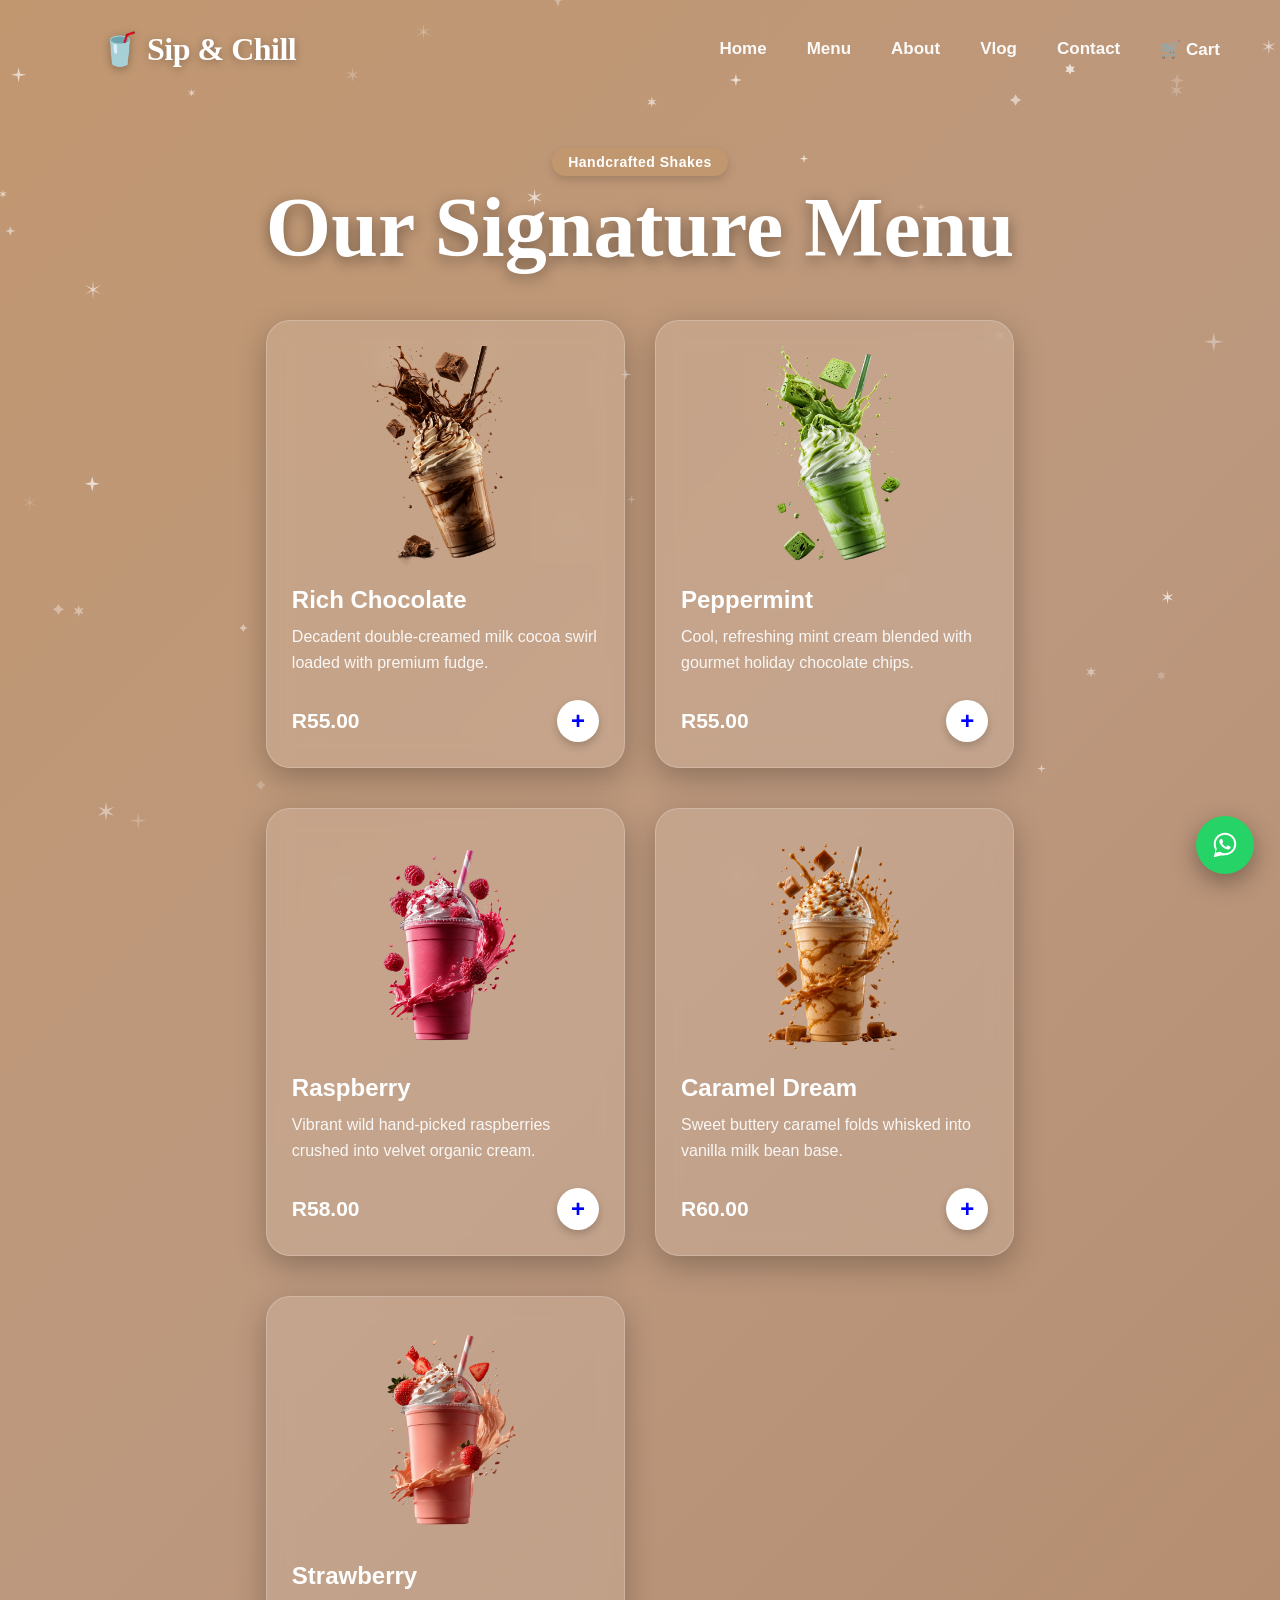
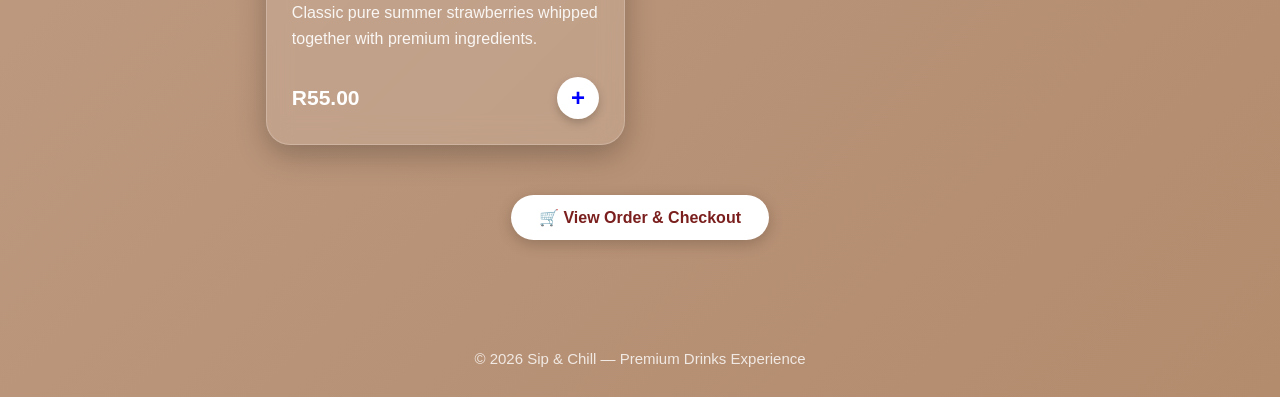
<file: menu.html>
<!DOCTYPE html>
<html lang="en">
<head>
    <meta charset="UTF-8">
    <meta name="viewport" content="width=device-width, initial-scale=1.0">
    <title>Sip & Chill — Milkshakes</title>
    <link rel="stylesheet" href="style1.css">
    <link rel="stylesheet" href="site-extra.css">
    <style>
        #drinkTitle, #dynamicFruit {
            transition: opacity 0.4s ease-in-out;
        }
    </style>
</head>
<body id="pageBody" class="menu-page">

    <!-- Ice Star Layer Overlay -->
    <canvas id="snowCanvas"></canvas>

    <header>
        <div class="logo">🥤 Sip & Chill</div>
        <nav>
            <a href="index.html">Home</a>
            <div class="dropdown">
                <a href="menu.html" class="dropdown-trigger">Menu</a>
                <div class="dropdown-menu">
                    <a href="milkshake.html">Milkshake</a>
                </div>
            </div>
            <div class="dropdown">
                <a href="about.html" class="dropdown-trigger">About</a>
                <div class="dropdown-menu">
                    <a href="about.html#about-us">About Us</a>
                    <a href="about.html#team">Team</a>
                    <a href="about.html#restaurant">Restaurant</a>
                </div>
            </div>
            <div class="dropdown">
                <a href="vlog.html" class="dropdown-trigger">Vlog</a>
                <div class="dropdown-menu">
                    <a href="vlog.html#pictures">Pictures</a>
                    <a href="vlog.html#videos">Videos</a>
                </div>
            </div>
            <a href="contact.html">Contact</a>
            <a href="checkout.html" class="cart-link" aria-label="View cart">
                🛒 Cart<span id="cartBadge" class="cart-badge">0</span>
            </a>
        </nav>
    </header>

    <main class="menu-container">
        <div class="menu-header">
            <span class="tag">Handcrafted Shakes</span>
            <h1>Our Signature Menu</h1>
        </div>

        <div class="menu-grid">
            
            <!-- Item 1: Chocolate (Now First Slot) -->
            <div class="menu-card color-chocolate">
                <div class="card-img-holder">
                    <img src="78835-jukebox-bg-removed.png" alt="Chocolate Milkshake">
                </div>
                <h3>Rich Chocolate</h3>
                <p>Decadent double-creamed milk cocoa swirl loaded with premium fudge.</p>
                <div class="card-footer">
                    <span class="price">R55.00</span>
                    <button class="add-btn" onclick="addToCart('Rich Chocolate', 55.00)">+</button>
                </div>
            </div>

            <!-- Item 2: Peppermint -->
            <div class="menu-card color-peppermint">
                <div class="card-img-holder">
                    <img src="IMG-20260725-WA0013.png" alt="Peppermint Milkshake">
                </div>
                <h3>Peppermint</h3>
                <p>Cool, refreshing mint cream blended with gourmet holiday chocolate chips.</p>
                <div class="card-footer">
                    <span class="price">R55.00</span>
                    <button class="add-btn" onclick="addToCart('Peppermint', 55.00)">+</button>
                </div>
            </div>

            <!-- Item 3: Raspberry -->
            <div class="menu-card color-raspberry">
                <div class="card-img-holder">
                    <img src="RASBERRY.png" alt="Raspberry Milkshake">
                </div>
                <h3>Raspberry</h3>
                <p>Vibrant wild hand-picked raspberries crushed into velvet organic cream.</p>
                <div class="card-footer">
                    <span class="price">R58.00</span>
                    <button class="add-btn" onclick="addToCart('Raspberry', 58.00)">+</button>
                </div>
            </div>

            <!-- Item 4: Caramel -->
            <div class="menu-card color-caramel">
                <div class="card-img-holder">
                    <img src="ChatGPT Image Jul 13, 2026, 07_07_47 PM (1).png" alt="Caramel Milkshake">
                </div>
                <h3>Caramel Dream</h3>
                <p>Sweet buttery caramel folds whisked into vanilla milk bean base.</p>
                <div class="card-footer">
                    <span class="price">R60.00</span>
                    <button class="add-btn" onclick="addToCart('Caramel Dream', 60.00)">+</button>
                </div>
            </div>

            <!-- Item 5: Strawberry -->
            <div class="menu-card color-strawberry">
                <div class="card-img-holder">
                    <img src="IMG-20260725-WA0012.png" alt="Strawberry Milkshake">
                </div>
                <h3>Strawberry</h3>
                <p>Classic pure summer strawberries whipped together with premium ingredients.</p>
                <div class="card-footer">
                    <span class="price">R55.00</span>
                    <button class="add-btn" onclick="addToCart('Strawberry', 55.00)">+</button>
                </div>
            </div>

        </div>

        <div style="text-align:center; margin-top:50px;">
            <a href="checkout.html" class="btn-solid">🛒 View Order & Checkout</a>
        </div>
    </main>

    <footer>
        <p>© 2026 Sip & Chill — Premium Drinks Experience</p>
    </footer>

    <script src="cart.js"></script>
    <div id="cartToast" class="cart-toast"></div>
    <a class="whatsapp-float" id="waFloat" href="#" target="_blank" rel="noopener" aria-label="Chat with us on WhatsApp">
        <svg viewBox="0 0 32 32" fill="#ffffff"><path d="M16.001 3C9.373 3 4 8.373 4 15c0 2.386.703 4.607 1.912 6.472L4 29l7.727-1.877A11.94 11.94 0 0 0 16.001 27C22.63 27 28 21.627 28 15S22.63 3 16.001 3zm0 21.818a9.78 9.78 0 0 1-4.99-1.363l-.358-.213-4.586 1.114 1.13-4.47-.234-.367A9.78 9.78 0 0 1 6.182 15c0-5.417 4.402-9.818 9.819-9.818S25.818 9.583 25.818 15 21.418 24.818 16.001 24.818zm5.4-7.34c-.296-.148-1.75-.864-2.022-.963-.271-.099-.469-.148-.667.148-.198.297-.767.963-.94 1.161-.173.198-.346.223-.642.075-.296-.148-1.249-.46-2.379-1.468-.879-.784-1.472-1.752-1.645-2.049-.173-.297-.018-.457.13-.605.134-.133.297-.346.445-.52.148-.173.198-.297.297-.495.099-.198.05-.372-.025-.52-.074-.148-.667-1.608-.914-2.202-.24-.578-.485-.5-.667-.51-.173-.008-.371-.01-.569-.01a1.09 1.09 0 0 0-.792.371c-.272.297-1.04 1.016-1.04 2.476s1.065 2.872 1.213 3.07c.148.198 2.096 3.2 5.08 4.489.71.306 1.263.489 1.695.626.712.227 1.36.195 1.873.118.571-.085 1.75-.716 1.997-1.408.247-.692.247-1.285.173-1.408-.074-.124-.272-.198-.568-.346z"/></svg>
    </a>
    <script>
        document.getElementById('waFloat').href = whatsappGeneralLink();
    </script>

    <script>
        const canvas = document.getElementById('snowCanvas');
        const ctx = canvas.getContext('2d');
        let sw = canvas.width = window.innerWidth;
        let sh = canvas.height = window.innerHeight;
        const totalStars = 45; 
        const starsArray = [];

        window.addEventListener('resize', () => {
            sw = canvas.width = window.innerWidth;
            sh = canvas.height = window.innerHeight;
        });

        for (let i = 0; i < totalStars; i++) {
            starsArray.push({
                x: Math.random() * sw,
                y: Math.random() * sh,
                outerRadius: Math.random() * 6 + 4,  
                innerRadius: Math.random() * 2 + 1,  
                points: i % 2 === 0 ? 4 : 6,         
                speedY: Math.random() * 0.8 + 0.4,   
                opacity: Math.random() * 0.5 + 0.2,  
                swingSpeed: Math.random() * 0.02,
                swingRange: Math.random() * 0.8
            });
        }

        function drawIceStar(cx, cy, spikes, outerRadius, innerRadius, alpha) {
            let rot = Math.PI / 2 * 3; 
            let x = cx; 
            let y = cy; 
            let step = Math.PI / spikes;
            
            ctx.beginPath(); 
            ctx.moveTo(cx, cy - outerRadius);
            
            for (let i = 0; i < spikes; i++) {
                x = cx + Math.cos(rot) * outerRadius; 
                y = cy + Math.sin(rot) * outerRadius; 
                ctx.lineTo(x, y); 
                rot += step;
                
                x = cx + Math.cos(rot) * innerRadius; 
                y = cy + Math.sin(rot) * innerRadius; 
                ctx.lineTo(x, y); 
                rot += step;
            }
            
            ctx.lineTo(cx, cy - outerRadius); 
            ctx.closePath();
            ctx.fillStyle = `rgba(255, 255, 255, ${alpha})`; 
            ctx.fill();
        }

        let runAngle = 0;
        function renderIceSnow() {
            ctx.clearRect(0, 0, sw, sh); 
            runAngle += 0.005;
            
            for (let i = 0; i < totalStars; i++) {
                const s = starsArray[i];
                drawIceStar(s.x, s.y, s.points, s.outerRadius, s.innerRadius, s.opacity);
                s.y += s.speedY; 
                s.x += Math.sin(runAngle + s.swingRange) * 0.3;
                
                if (s.y > sh) {
                    starsArray[i] = {
                        x: Math.random() * sw, 
                        y: -15, 
                        outerRadius: s.outerRadius, 
                        innerRadius: s.innerRadius, 
                        points: s.points, 
                        speedY: s.speedY, 
                        opacity: s.opacity, 
                        swingSpeed: s.swingSpeed, 
                        swingRange: s.swingRange
                    };
                }
            }
            requestAnimationFrame(renderIceSnow);
        }
        renderIceSnow();
    </script>
</body>
</html>
</file>
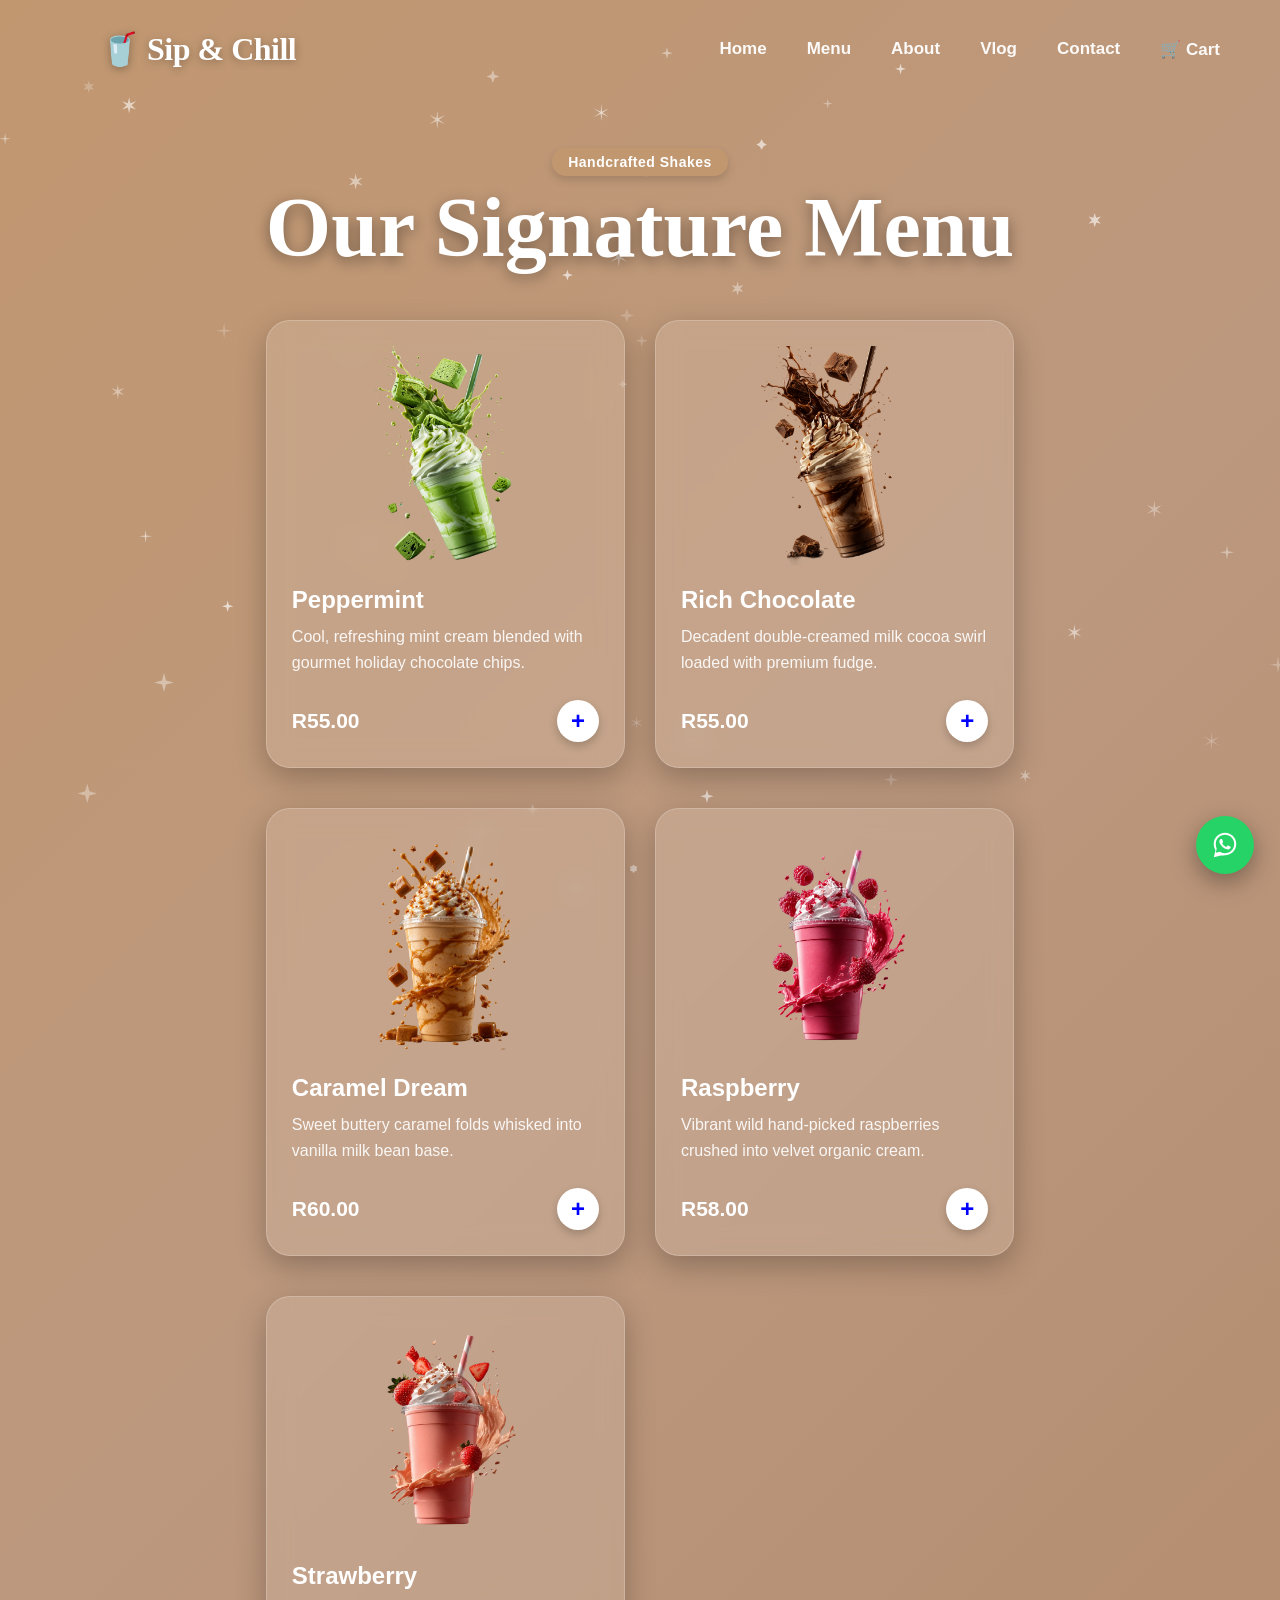
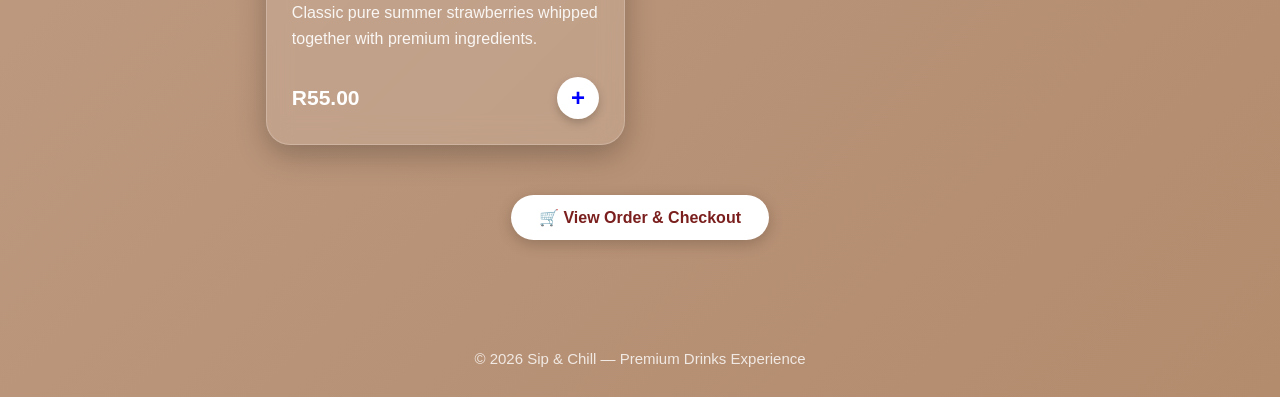
<file: milkshake.html>
<!DOCTYPE html>
<html lang="en">
<head>
    <meta charset="UTF-8">
    <meta name="viewport" content="width=device-width, initial-scale=1.0">
    <title>Sip & Chill — Milkshakes</title>
    <link rel="stylesheet" href="style1.css">
    <link rel="stylesheet" href="site-extra.css">
    <style>
        #drinkTitle, #dynamicFruit {
            transition: opacity 0.4s ease-in-out;
        }
    </style>
</head>
<body id="pageBody" class="menu-page">

    <!-- Ice Star Layer Overlay -->
    <canvas id="snowCanvas"></canvas>

    <header>
        <div class="logo">🥤 Sip & Chill</div>
        <nav>
            <a href="index.html">Home</a>
            <div class="dropdown">
                <a href="menu.html" class="dropdown-trigger">Menu</a>
                <div class="dropdown-menu">
                    <a href="milkshake.html">Milkshake</a>
                </div>
            </div>
            <div class="dropdown">
                <a href="about.html" class="dropdown-trigger">About</a>
                <div class="dropdown-menu">
                    <a href="about.html#about-us">About Us</a>
                    <a href="about.html#team">Team</a>
                    <a href="about.html#restaurant">Restaurant</a>
                </div>
            </div>
            <div class="dropdown">
                <a href="vlog.html" class="dropdown-trigger">Vlog</a>
                <div class="dropdown-menu">
                    <a href="vlog.html#pictures">Pictures</a>
                    <a href="vlog.html#videos">Videos</a>
                </div>
            </div>
            <a href="contact.html">Contact</a>
            <a href="checkout.html" class="cart-link" aria-label="View cart">
                🛒 Cart<span id="cartBadge" class="cart-badge">0</span>
            </a>
        </nav>
    </header>

    <main class="menu-container">
        <div class="menu-header">
            <span class="tag">Handcrafted Shakes</span>
            <h1>Our Signature Menu</h1>
        </div>

        <div class="menu-grid">
            
            <!-- Item 1: Peppermint -->
            <div class="menu-card color-peppermint">
                <div class="card-img-holder">
                    <img src="IMG-20260725-WA0013.png" alt="Peppermint Milkshake">
                </div>
                <h3>Peppermint</h3>
                <p>Cool, refreshing mint cream blended with gourmet holiday chocolate chips.</p>
                <div class="card-footer">
                    <span class="price">R55.00</span>
                    <button class="add-btn" onclick="addToCart('Peppermint', 55.00)">+</button>
                </div>
            </div>

            <!-- Item 2: Chocolate -->
            <div class="menu-card color-chocolate">
                <div class="card-img-holder">
                    <img src="78835-jukebox-bg-removed.png" alt="Chocolate Milkshake">
                </div>
                <h3>Rich Chocolate</h3>
                <p>Decadent double-creamed milk cocoa swirl loaded with premium fudge.</p>
                <div class="card-footer">
                    <span class="price">R55.00</span>
                    <button class="add-btn" onclick="addToCart('Rich Chocolate', 55.00)">+</button>
                </div>
            </div>

            <!-- Item 3: Caramel Dream -->
            <div class="menu-card color-caramel">
                <div class="card-img-holder">
                    <img src="ChatGPT Image Jul 13, 2026, 07_07_47 PM (1).png" alt="Caramel Dream">
                </div>
                <h3>Caramel Dream</h3>
                <p>Sweet buttery caramel folds whisked into vanilla milk bean base.</p>
                <div class="card-footer">
                    <span class="price">R60.00</span>
                    <button class="add-btn" onclick="addToCart('Caramel Dream', 60.00)">+</button>
                </div>
            </div>

            <!-- Item 4: Raspberry -->
            <div class="menu-card color-raspberry">
                <div class="card-img-holder">
                    <img src="RASBERRY.png" alt="Raspberry Milkshake">
                </div>
                <h3>Raspberry</h3>
                <p>Vibrant wild hand-picked raspberries crushed into velvet organic cream.</p>
                <div class="card-footer">
                    <span class="price">R58.00</span>
                    <button class="add-btn" onclick="addToCart('Raspberry', 58.00)">+</button>
                </div>
            </div>

            <!-- Item 5: Strawberry -->
            <div class="menu-card color-strawberry">
                <div class="card-img-holder">
                    <img src="IMG-20260725-WA0012.png" alt="Strawberry Milkshake">
                </div>
                <h3>Strawberry</h3>
                <p>Classic pure summer strawberries whipped together with premium ingredients.</p>
                <div class="card-footer">
                    <span class="price">R55.00</span>
                    <button class="add-btn" onclick="addToCart('Strawberry', 55.00)">+</button>
                </div>
            </div>

        </div>

        <div style="text-align:center; margin-top:50px;">
            <a href="checkout.html" class="btn-solid">🛒 View Order & Checkout</a>
        </div>
    </main>

    <footer>
        <p>© 2026 Sip & Chill — Premium Drinks Experience</p>
    </footer>

    <script src="cart.js"></script>
    <div id="cartToast" class="cart-toast"></div>
    <a class="whatsapp-float" id="waFloat" href="#" target="_blank" rel="noopener" aria-label="Chat with us on WhatsApp">
        <svg viewBox="0 0 32 32" fill="#ffffff"><path d="M16.001 3C9.373 3 4 8.373 4 15c0 2.386.703 4.607 1.912 6.472L4 29l7.727-1.877A11.94 11.94 0 0 0 16.001 27C22.63 27 28 21.627 28 15S22.63 3 16.001 3zm0 21.818a9.78 9.78 0 0 1-4.99-1.363l-.358-.213-4.586 1.114 1.13-4.47-.234-.367A9.78 9.78 0 0 1 6.182 15c0-5.417 4.402-9.818 9.819-9.818S25.818 9.583 25.818 15 21.418 24.818 16.001 24.818zm5.4-7.34c-.296-.148-1.75-.864-2.022-.963-.271-.099-.469-.148-.667.148-.198.297-.767.963-.94 1.161-.173.198-.346.223-.642.075-.296-.148-1.249-.46-2.379-1.468-.879-.784-1.472-1.752-1.645-2.049-.173-.297-.018-.457.13-.605.134-.133.297-.346.445-.52.148-.173.198-.297.297-.495.099-.198.05-.372-.025-.52-.074-.148-.667-1.608-.914-2.202-.24-.578-.485-.5-.667-.51-.173-.008-.371-.01-.569-.01a1.09 1.09 0 0 0-.792.371c-.272.297-1.04 1.016-1.04 2.476s1.065 2.872 1.213 3.07c.148.198 2.096 3.2 5.08 4.489.71.306 1.263.489 1.695.626.712.227 1.36.195 1.873.118.571-.085 1.75-.716 1.997-1.408.247-.692.247-1.285.173-1.408-.074-.124-.272-.198-.568-.346z"/></svg>
    </a>
    <script>
        document.getElementById('waFloat').href = whatsappGeneralLink();
    </script>

    <script>
        const canvas = document.getElementById('snowCanvas');
        const ctx = canvas.getContext('2d');
        let sw = canvas.width = window.innerWidth;
        let sh = canvas.height = window.innerHeight;
        const totalStars = 45; 
        const starsArray = [];

        window.addEventListener('resize', () => {
            sw = canvas.width = window.innerWidth;
            sh = canvas.height = window.innerHeight;
        });

        for (let i = 0; i < totalStars; i++) {
            starsArray.push({
                x: Math.random() * sw,
                y: Math.random() * sh,
                outerRadius: Math.random() * 6 + 4,  
                innerRadius: Math.random() * 2 + 1,  
                points: i % 2 === 0 ? 4 : 6,         
                speedY: Math.random() * 0.8 + 0.4,   
                opacity: Math.random() * 0.5 + 0.2,  
                swingSpeed: Math.random() * 0.02,
                swingRange: Math.random() * 0.8
            });
        }

        function drawIceStar(cx, cy, spikes, outerRadius, innerRadius, alpha) {
            let rot = Math.PI / 2 * 3; 
            let x = cx; 
            let y = cy; 
            let step = Math.PI / spikes;
            
            ctx.beginPath(); 
            ctx.moveTo(cx, cy - outerRadius);
            
            for (let i = 0; i < spikes; i++) {
                x = cx + Math.cos(rot) * outerRadius; 
                y = cy + Math.sin(rot) * outerRadius; 
                ctx.lineTo(x, y); 
                rot += step;
                
                x = cx + Math.cos(rot) * innerRadius; 
                y = cy + Math.sin(rot) * innerRadius; 
                ctx.lineTo(x, y); 
                rot += step;
            }
            
            ctx.lineTo(cx, cy - outerRadius); 
            ctx.closePath();
            ctx.fillStyle = `rgba(255, 255, 255, ${alpha})`; 
            ctx.fill();
        }

        let runAngle = 0;
        function renderIceSnow() {
            ctx.clearRect(0, 0, sw, sh); 
            runAngle += 0.005;
            
            for (let i = 0; i < totalStars; i++) {
                const s = starsArray[i];
                drawIceStar(s.x, s.y, s.points, s.outerRadius, s.innerRadius, s.opacity);
                s.y += s.speedY; 
                s.x += Math.sin(runAngle + s.swingRange) * 0.3;
                
                if (s.y > sh) {
                    starsArray[i] = {
                        x: Math.random() * sw, 
                        y: -15, 
                        outerRadius: s.outerRadius, 
                        innerRadius: s.innerRadius, 
                        points: s.points, 
                        speedY: s.speedY, 
                        opacity: s.opacity, 
                        swingSpeed: s.swingSpeed, 
                        swingRange: s.swingRange
                    };
                }
            }
            requestAnimationFrame(renderIceSnow);
        }
        renderIceSnow();
    </script>
</body>
</html>
</file>
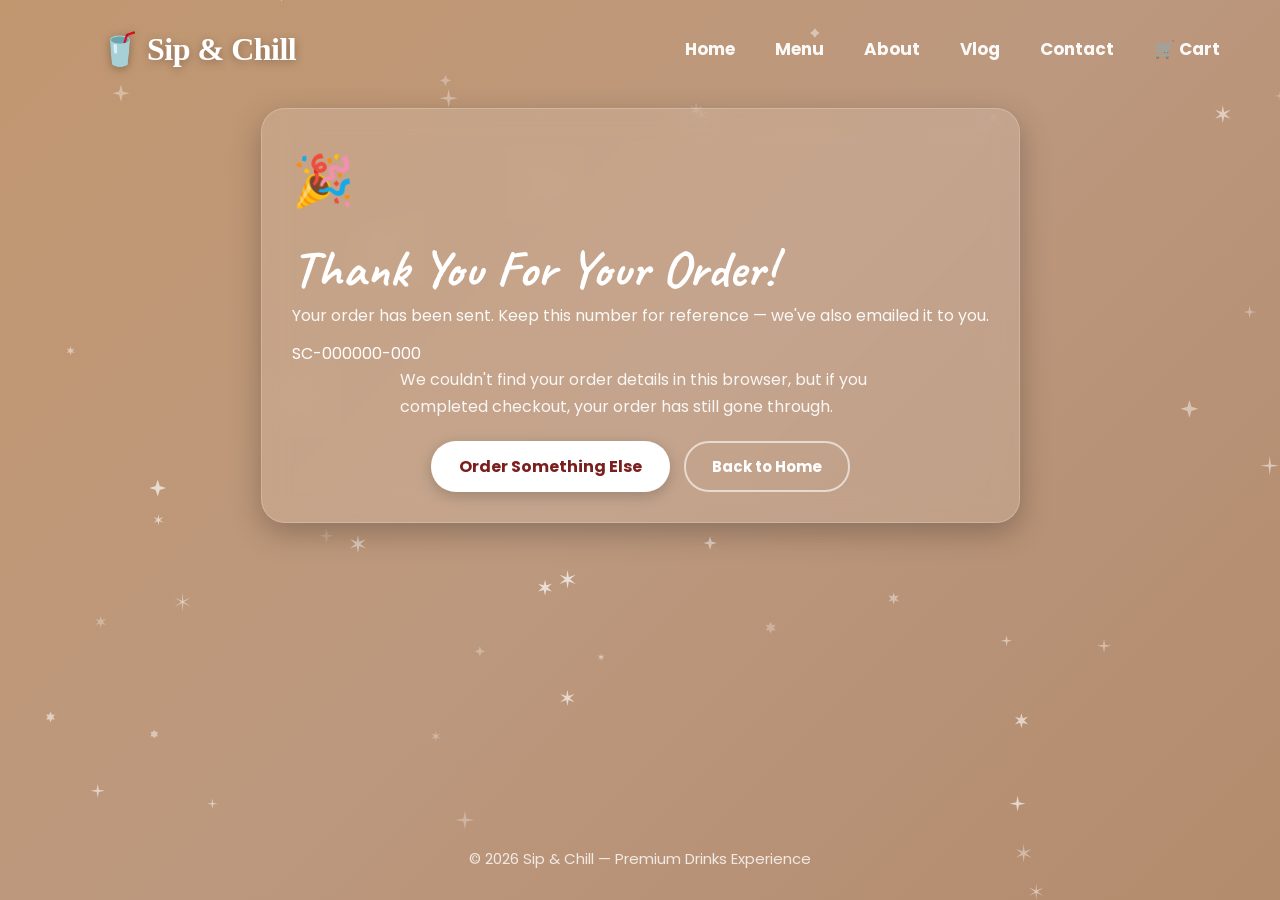
<file: order-confirmation.html>
<!DOCTYPE html>
<html lang="en">
<head>
    <meta charset="UTF-8">
    <meta name="viewport" content="width=device-width, initial-scale=1.0">
    <title>Order Confirmed — Sip & Chill</title>
    <link rel="stylesheet" href="style1.css">
    <link rel="preconnect" href="https://fonts.googleapis.com">
    <link rel="preconnect" href="https://fonts.gstatic.com" crossorigin>
    <link href="https://fonts.googleapis.com/css2?family=Caveat:wght@700&family=Poppins:wght@400;500;600;700&display=swap" rel="stylesheet">
    <link rel="stylesheet" href="site-extra.css">
</head>
<body id="pageBody" class="menu-page">

    <canvas id="snowCanvas"></canvas>

    <header>
        <div class="logo">🥤 Sip & Chill</div>
        <nav>
            <a href="index.html">Home</a>
            <div class="dropdown">
                <a href="menu.html" class="dropdown-trigger">Menu</a>
                <div class="dropdown-menu">
                    <a href="milkshake.html">Milkshake</a>
                </div>
            </div>
            <div class="dropdown">
                <a href="about.html" class="dropdown-trigger">About</a>
                <div class="dropdown-menu">
                    <a href="about.html#about-us">About Us</a>
                    <a href="about.html#team">Team</a>
                    <a href="about.html#restaurant">Restaurant</a>
                </div>
            </div>
            <div class="dropdown">
                <a href="vlog.html" class="dropdown-trigger">Vlog</a>
                <div class="dropdown-menu">
                    <a href="vlog.html#pictures">Pictures</a>
                    <a href="vlog.html#videos">Videos</a>
                </div>
            </div>
            <a href="contact.html">Contact</a>
            <a href="checkout.html" class="cart-link" aria-label="View cart">
                🛒 Cart<span id="cartBadge" class="cart-badge">0</span>
            </a>
        </nav>
    </header>

    <main class="page-wrap">
        <div class="panel confirm-box">
            <p style="font-size:50px;">🎉</p>
            <h1 style="font-family:'Caveat', cursive; font-size:52px;">Thank You For Your Order!</h1>
            <p>Your order has been sent. Keep this number for reference — we've also emailed it to you.</p>
            <div class="order-number-chip" id="orderNumberChip">SC-000000-000</div>
            <p id="orderExtra" style="max-width:480px; margin:0 auto 20px auto; opacity:0.9;"></p>
            <div style="display:flex; gap:14px; justify-content:center; flex-wrap:wrap; margin-top:10px;">
                <a href="menu.html" class="btn-solid">Order Something Else</a>
                <a href="index.html" class="btn-outline">Back to Home</a>
            </div>
        </div>
    </main>

    <footer>
        <p>© 2026 Sip & Chill — Premium Drinks Experience</p>
    </footer>

    <script src="cart.js"></script>
    <div id="cartToast" class="cart-toast"></div>

    <script>
        try {
            const last = JSON.parse(localStorage.getItem(LAST_ORDER_KEY));
            if (last && last.orderNumber) {
                document.getElementById('orderNumberChip').textContent = last.orderNumber;
                document.getElementById('orderExtra').textContent =
                    `A copy has been sent to ${last.customer.email}. If you don't see it, please check your spam folder.`;
            } else {
                document.getElementById('orderExtra').textContent =
                    "We couldn't find your order details in this browser, but if you completed checkout, your order has still gone through.";
            }
        } catch (e) {}
    </script>

    <script>
        const canvas = document.getElementById('snowCanvas');
        const ctx = canvas.getContext('2d');
        let sw = canvas.width = window.innerWidth;
        let sh = canvas.height = window.innerHeight;
        const totalStars = 45;
        const starsArray = [];

        window.addEventListener('resize', () => {
            sw = canvas.width = window.innerWidth;
            sh = canvas.height = window.innerHeight;
        });

        for (let i = 0; i < totalStars; i++) {
            starsArray.push({
                x: Math.random() * sw,
                y: Math.random() * sh,
                outerRadius: Math.random() * 6 + 4,
                innerRadius: Math.random() * 2 + 1,
                points: i % 2 === 0 ? 4 : 6,
                speedY: Math.random() * 0.8 + 0.4,
                opacity: Math.random() * 0.5 + 0.2,
                swingSpeed: Math.random() * 0.02,
                swingRange: Math.random() * 0.8
            });
        }

        function drawIceStar(cx, cy, spikes, outerRadius, innerRadius, alpha) {
            let rot = Math.PI / 2 * 3;
            let x = cx;
            let y = cy;
            let step = Math.PI / spikes;

            ctx.beginPath();
            ctx.moveTo(cx, cy - outerRadius);

            for (let i = 0; i < spikes; i++) {
                x = cx + Math.cos(rot) * outerRadius;
                y = cy + Math.sin(rot) * outerRadius;
                ctx.lineTo(x, y);
                rot += step;

                x = cx + Math.cos(rot) * innerRadius;
                y = cy + Math.sin(rot) * innerRadius;
                ctx.lineTo(x, y);
                rot += step;
            }

            ctx.lineTo(cx, cy - outerRadius);
            ctx.closePath();
            ctx.fillStyle = `rgba(255, 255, 255, ${alpha})`;
            ctx.fill();
        }

        let runAngle = 0;
        function renderIceSnow() {
            ctx.clearRect(0, 0, sw, sh);
            runAngle += 0.005;

            for (let i = 0; i < totalStars; i++) {
                const s = starsArray[i];
                drawIceStar(s.x, s.y, s.points, s.outerRadius, s.innerRadius, s.opacity);
                s.y += s.speedY;
                s.x += Math.sin(runAngle + s.swingRange) * 0.3;

                if (s.y > sh) {
                    starsArray[i] = {
                        x: Math.random() * sw,
                        y: -15,
                        outerRadius: s.outerRadius,
                        innerRadius: s.innerRadius,
                        points: s.points,
                        speedY: s.speedY,
                        opacity: s.opacity,
                        swingSpeed: s.swingSpeed,
                        swingRange: s.swingRange
                    };
                }
            }
            requestAnimationFrame(renderIceSnow);
        }
        renderIceSnow();
    </script>
</body>
</html>
</file>
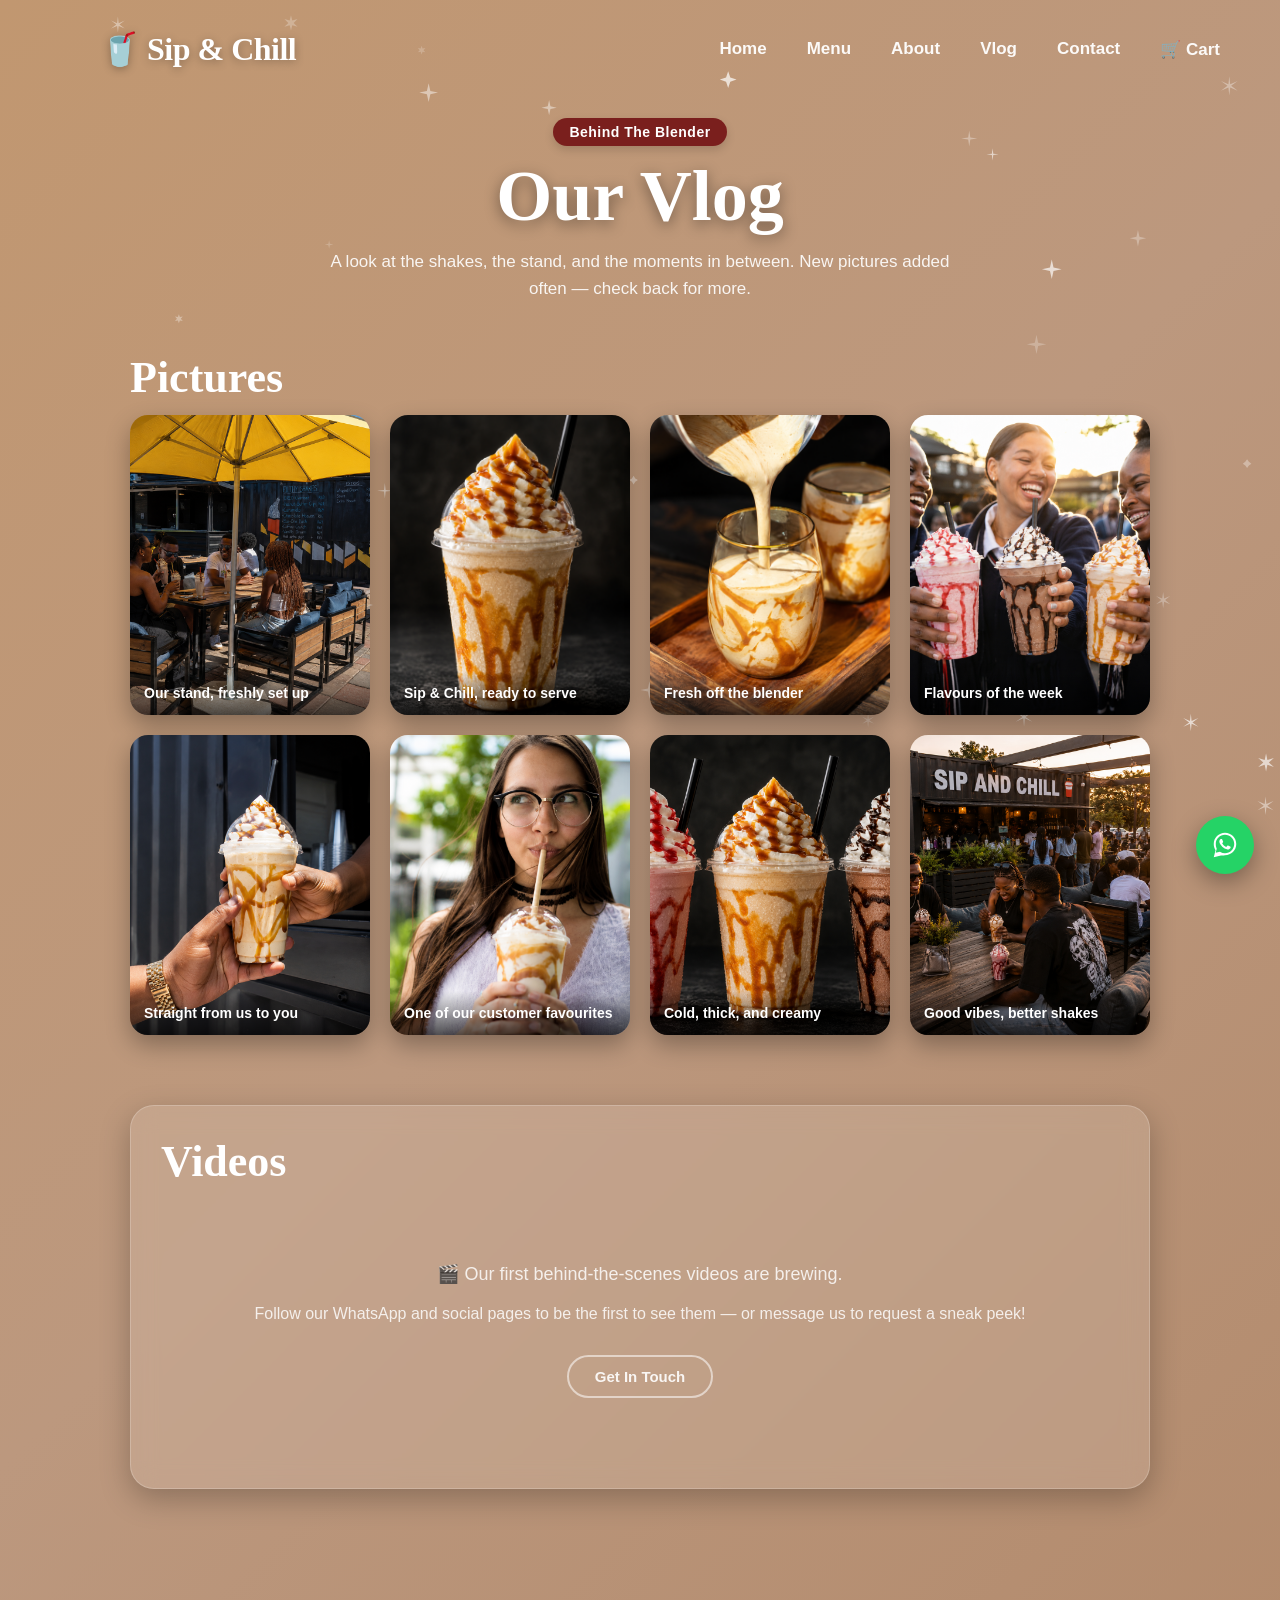
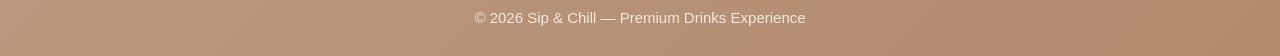
<file: vlog.html>
<!DOCTYPE html>
<html lang="en">
<head>
    <meta charset="UTF-8">
    <meta name="viewport" content="width=device-width, initial-scale=1.0">
    <title>Vlog — Sip & Chill</title>
    <link rel="stylesheet" href="style1.css">
    <link rel="stylesheet" href="site-extra.css">
</head>
<body id="pageBody" class="menu-page">

    <canvas id="snowCanvas"></canvas>

    <header>
        <div class="logo">🥤 Sip & Chill</div>
        <nav>
            <a href="index.html">Home</a>
            <div class="dropdown">
                <a href="menu.html" class="dropdown-trigger">Menu</a>
                <div class="dropdown-menu">
                    <a href="milkshake.html">Milkshake</a>
                </div>
            </div>
            <div class="dropdown">
                <a href="about.html" class="dropdown-trigger">About</a>
                <div class="dropdown-menu">
                    <a href="about.html#about-us">About Us</a>
                    <a href="about.html#team">Team</a>
                    <a href="about.html#restaurant">Restaurant</a>
                </div>
            </div>
            <div class="dropdown">
                <a href="vlog.html" class="dropdown-trigger">Vlog</a>
                <div class="dropdown-menu">
                    <a href="vlog.html#pictures">Pictures</a>
                    <a href="vlog.html#videos">Videos</a>
                </div>
            </div>
            <a href="contact.html">Contact</a>
            <a href="checkout.html" class="cart-link" aria-label="View cart">
                🛒 Cart<span id="cartBadge" class="cart-badge">0</span>
            </a>
        </nav>
    </header>

    <main class="page-wrap">

        <div class="page-header">
            <span class="tag">Behind The Blender</span>
            <h1>Our Vlog</h1>
            <p class="lead">A look at the shakes, the stand, and the moments in between. New pictures added often — check back for more.</p>
        </div>

        <section id="pictures" style="scroll-margin-top:110px; margin-bottom:70px;">
            <h2 class="section-heading">Pictures</h2>
            <div class="gallery-grid">
                <div class="gallery-item">
                    <img src="12cbc5cf-42d5-458f-8352-f426bf2fd72c.png" alt="Sip & Chill stand">
                    <div class="cap">Our stand, freshly set up</div>
                </div>
                <div class="gallery-item">
                    <img src="5cf78693-9dad-4212-b39d-de23d9d66701.png" alt="Sip & Chill front">
                    <div class="cap">Sip & Chill, ready to serve</div>
                </div>
                <div class="gallery-item">
                    <img src="ad8fb6b3-34f9-4f13-9344-e274430d3346.png" alt="Milkshake close-up">
                    <div class="cap">Fresh off the blender</div>
                </div>
                <div class="gallery-item">
                    <img src="51bb0e48-569b-4130-b1e4-6c3eacaddfa4.png" alt="Milkshake lineup">
                    <div class="cap">Flavours of the week</div>
                </div>
                <div class="gallery-item">
                    <img src="1fea6660-d832-4527-816b-43a74cfde218.png" alt="Milkshake in hand">
                    <div class="cap">Straight from us to you</div>
                </div>
                <div class="gallery-item">
                    <img src="9e6e03ea-7189-4ec5-af7f-d9d8899a52a0.png" alt="Milkshake shot">
                    <div class="cap">One of our customer favourites</div>
                </div>
                <div class="gallery-item">
                    <img src="6f50ebc7-9c6e-4173-a750-e403f45c2ffc.png" alt="Milkshake shot 2">
                    <div class="cap">Cold, thick, and creamy</div>
                </div>
                <div class="gallery-item">
                    <img src="fdc2687f-dc7b-4238-96ed-5d433c09b3b0.png" alt="Milkshake moment">
                    <div class="cap">Good vibes, better shakes</div>
                </div>
            </div>
        </section>

        <section id="videos" class="panel" style="scroll-margin-top:110px;">
            <h2 class="section-heading">Videos</h2>
            <div class="video-placeholder">
                <p style="font-size:18px; margin-bottom:10px;">🎬 Our first behind-the-scenes videos are brewing.</p>
                <p>Follow our WhatsApp and social pages to be the first to see them — or message us to request a sneak peek!</p>
                <a href="contact.html" class="btn-outline" style="margin-top:16px;">Get In Touch</a>
            </div>
        </section>

    </main>

    <footer>
        <p>© 2026 Sip & Chill — Premium Drinks Experience</p>
    </footer>

    <script src="cart.js"></script>
    <div id="cartToast" class="cart-toast"></div>
    <a class="whatsapp-float" id="waFloat" href="#" target="_blank" rel="noopener" aria-label="Chat with us on WhatsApp">
        <svg viewBox="0 0 32 32" fill="#ffffff"><path d="M16.001 3C9.373 3 4 8.373 4 15c0 2.386.703 4.607 1.912 6.472L4 29l7.727-1.877A11.94 11.94 0 0 0 16.001 27C22.63 27 28 21.627 28 15S22.63 3 16.001 3zm0 21.818a9.78 9.78 0 0 1-4.99-1.363l-.358-.213-4.586 1.114 1.13-4.47-.234-.367A9.78 9.78 0 0 1 6.182 15c0-5.417 4.402-9.818 9.819-9.818S25.818 9.583 25.818 15 21.418 24.818 16.001 24.818zm5.4-7.34c-.296-.148-1.75-.864-2.022-.963-.271-.099-.469-.148-.667.148-.198.297-.767.963-.94 1.161-.173.198-.346.223-.642.075-.296-.148-1.249-.46-2.379-1.468-.879-.784-1.472-1.752-1.645-2.049-.173-.297-.018-.457.13-.605.134-.133.297-.346.445-.52.148-.173.198-.297.297-.495.099-.198.05-.372-.025-.52-.074-.148-.667-1.608-.914-2.202-.24-.578-.485-.5-.667-.51-.173-.008-.371-.01-.569-.01a1.09 1.09 0 0 0-.792.371c-.272.297-1.04 1.016-1.04 2.476s1.065 2.872 1.213 3.07c.148.198 2.096 3.2 5.08 4.489.71.306 1.263.489 1.695.626.712.227 1.36.195 1.873.118.571-.085 1.75-.716 1.997-1.408.247-.692.247-1.285.173-1.408-.074-.124-.272-.198-.568-.346z"/></svg>
    </a>
    <script>
        document.getElementById('waFloat').href = whatsappGeneralLink();
    </script>

    <script>
        const canvas = document.getElementById('snowCanvas');
        const ctx = canvas.getContext('2d');
        let sw = canvas.width = window.innerWidth;
        let sh = canvas.height = window.innerHeight;
        const totalStars = 45;
        const starsArray = [];

        window.addEventListener('resize', () => {
            sw = canvas.width = window.innerWidth;
            sh = canvas.height = window.innerHeight;
        });

        for (let i = 0; i < totalStars; i++) {
            starsArray.push({
                x: Math.random() * sw,
                y: Math.random() * sh,
                outerRadius: Math.random() * 6 + 4,
                innerRadius: Math.random() * 2 + 1,
                points: i % 2 === 0 ? 4 : 6,
                speedY: Math.random() * 0.8 + 0.4,
                opacity: Math.random() * 0.5 + 0.2,
                swingSpeed: Math.random() * 0.02,
                swingRange: Math.random() * 0.8
            });
        }

        function drawIceStar(cx, cy, spikes, outerRadius, innerRadius, alpha) {
            let rot = Math.PI / 2 * 3;
            let x = cx;
            let y = cy;
            let step = Math.PI / spikes;

            ctx.beginPath();
            ctx.moveTo(cx, cy - outerRadius);

            for (let i = 0; i < spikes; i++) {
                x = cx + Math.cos(rot) * outerRadius;
                y = cy + Math.sin(rot) * outerRadius;
                ctx.lineTo(x, y);
                rot += step;

                x = cx + Math.cos(rot) * innerRadius;
                y = cy + Math.sin(rot) * innerRadius;
                ctx.lineTo(x, y);
                rot += step;
            }

            ctx.lineTo(cx, cy - outerRadius);
            ctx.closePath();
            ctx.fillStyle = `rgba(255, 255, 255, ${alpha})`;
            ctx.fill();
        }

        let runAngle = 0;
        function renderIceSnow() {
            ctx.clearRect(0, 0, sw, sh);
            runAngle += 0.005;

            for (let i = 0; i < totalStars; i++) {
                const s = starsArray[i];
                drawIceStar(s.x, s.y, s.points, s.outerRadius, s.innerRadius, s.opacity);
                s.y += s.speedY;
                s.x += Math.sin(runAngle + s.swingRange) * 0.3;

                if (s.y > sh) {
                    starsArray[i] = {
                        x: Math.random() * sw,
                        y: -15,
                        outerRadius: s.outerRadius,
                        innerRadius: s.innerRadius,
                        points: s.points,
                        speedY: s.speedY,
                        opacity: s.opacity,
                        swingSpeed: s.swingSpeed,
                        swingRange: s.swingRange
                    };
                }
            }
            requestAnimationFrame(renderIceSnow);
        }
        renderIceSnow();
    </script>
</body>
</html>
</file>
<file: style.css>
/* ==========================================================================
   1. GLOBAL RESETS & BRAND TYPOGRAPHY
   ========================================================================== */
* {
    margin: 0;
    padding: 0;
    box-sizing: border-box;
}

body {
    font-family: 'Poppins', sans-serif;
    min-height: 100vh;
    display: flex;
    flex-direction: column;
    overflow-x: hidden;
    background-attachment: fixed;
    transition: background 1.2s cubic-bezier(0.25, 1, 0.5, 1); 
}

/* ==========================================================================
   2. HEADER & UPGRADED NAVIGATION DROPDOWNS
   ========================================================================== */
header {
    display: flex;
    justify-content: space-between;
    align-items: center;
    padding: 30px 60px 20px 100px; /* Restored normal spacing to protect header layout */
    z-index: 100;
}

.logo {
    font-family: 'Playfair Display', cursive;
    font-size: 32px;
    font-weight: 800;
    color: #ffffff;   
    letter-spacing: -0.5px;
    text-shadow: 0 2px 10px rgba(0, 0, 0, 0.15);
}

nav {
    display: flex;
    align-items: center;
    gap: 40px;
}

nav a, .dropdown-trigger {
    text-decoration: none;
    font-size: 17px;    
    font-weight: 700; 
    color: #ffffff;   
    opacity: 0.95;
    cursor: pointer;
    position: relative; 
    padding: 6px 0;
    transition: opacity 0.2s ease;
}

nav a::after, .dropdown-trigger::after {
    content: '';
    position: absolute;
    bottom: 0;
    left: 0;
    width: 100%;
    height: 2px; 
    background-color: #ffffff; 
    transform: scaleX(0); 
    transform-origin: center; 
    transition: transform 0.3s cubic-bezier(0.25, 1, 0.5, 1); 
}

nav a:hover::after, .dropdown-trigger:hover::after {
    transform: scaleX(1); 
}

.dropdown-menu a::after {
    display: none !important;
}

.dropdown {
    position: relative;
    display: inline-block;
}

.dropdown-menu {
    display: none;
    position: absolute;
    top: calc(100% + 10px);
    left: 50%;
    transform: translateX(-50%);
    background-color: #ffffff;
    min-width: 160px;
    box-shadow: 0px 10px 30px rgba(0, 0, 0, 0.08);
    border-radius: 8px;
    padding: 12px 0;
    z-index: 200;
}

.dropdown-menu::before {
    content: '';
    position: absolute;
    bottom: 100%;
    left: 50%;
    transform: translateX(-50%);
    border-width: 8px;
    border-style: solid;
    border-color: transparent transparent #ffffff transparent;
}

.dropdown-menu a {
    color: #2b2b2b !important;
    padding: 10px 24px;
    display: block;
    font-size: 16px;    
    font-weight: 600;
    opacity: 0.8;
    transition: background-color 0.2s ease, padding-left 0.2s ease;
}

.dropdown-menu a:hover {
    background-color: #f8f9fa;
    opacity: 1;
    padding-left: 28px; 
}

.dropdown:hover .dropdown-menu {
    display: block;
}

/* ==========================================================================
   3. HERO CONTENT SECTION (Protected Separation Engine)
   ========================================================================== */
.hero {
    flex: 1;
    display: flex;
    align-items: center;
    justify-content: space-between;
    padding: 0px 100px 30px 100px; 
}

.hero-content {
    display: flex;
    width: 100%;
    max-width: 1200px; 
    margin: 0 auto;
    align-items: center;
    justify-content: space-between;
    gap: 40px;
}

.hero-text {
    width: 500px;
    position: relative; 
    /* POSITION FIX: Replaced negative margin with a safe layout offset below your header */
    margin-top: 40px; 
}

.tag {
    display: inline-block;
    padding: 6px 16px;
    border-radius: 30px;
    font-size: 14px;    
    font-weight: 600;
    letter-spacing: 0.5px;
    /* GAP FIX: Compressed the empty space under the organic drinks tag label */
    margin-bottom: 0px; 
    color: #ffffff;
}

h1 {
    font-family: 'Caveat', cursive;
    font-size: 84px; 
    font-weight: 700;
    line-height: 1.0; 
    /* GAP FIX: Tighter lower spacing pulls description and button up inside the text column */
    margin-bottom: 5px; 
    letter-spacing: 0.5px;
    color: #ffffff; 
    text-shadow: 0 2px 15px rgba(0, 0, 0, 0.1);
}

.anchored-text-fruit {
    position: absolute;
    /* FRUIT POSITION FIX: Adjusted to sit perfectly next to your lifted text layout */
    top: 85px;         
    left: 410px;        
    width: 140px;       
    height: auto;
    z-index: 5;
    mix-blend-mode: multiply; 
    filter: contrast(1.05) brightness(1.02); 
    pointer-events: none;
    animation: textFloatEffect 4s ease-in-out infinite alternate;
}

p {
    font-size: 19px;    
    line-height: 1.5;
    max-width: 420px;
    color: #ffffff; 
    opacity: 0.9;
    /* GAP FIX: Cut paragraph space to pull the button upward safely */
    margin-bottom: 15px; 
}

.btn {
    color: white;
    border: none;
    padding: 12px 40px; 
    font-size: 17px;    
    font-weight: bold;
    border-radius: 25px;
    cursor: pointer;
    box-shadow: 0 4px 15px rgba(0,0,0,0.1);
    transition: background-color 0.8s cubic-bezier(0.25, 1, 0.5, 1), transform 0.2s ease;
}

.btn:hover {
    transform: translateY(-2px);
}

@keyframes textFloatEffect {
    0% { transform: translateY(0) rotate(5deg); }
    100% { transform: translateY(-10px) rotate(15deg); }
}

/* ==========================================================================
   4. NO-CROP VERTICAL CAROUSEL VIEWPORT
   ========================================================================== */
.hero-image-container {
    flex: 1;
    display: flex;
    justify-content: flex-end; 
    align-items: center;
}

.carousel-wrapper {
    width: 480px; 
    height: 580px; 
    overflow: hidden;
    position: relative;
}

.carousel-track {
    width: 100%;
    height: 100%;
    display: flex;
    flex-direction: column;
}

.hero-image {
    width: 100%;
    height: 100%;
    flex-shrink: 0;
    object-fit: contain; 
    object-position: right center;
    mix-blend-mode: multiply; 
    filter: contrast(1.05) brightness(1.02); 
}

/* ==========================================================================
   5. CUSTOMER REVIEWS SECTION
   ========================================================================== */
.reviews {
    background: #FFF8EF;
    padding: 90px 100px;
    position: relative;
    z-index: 2;
}

.reviews-header {
    text-align: center;
    max-width: 640px;
    margin: 0 auto 50px auto;
}

.section-eyebrow {
    display: inline-block;
    font-size: 14px;
    font-weight: 700;
    letter-spacing: 1.5px;
    text-transform: uppercase;
    color: #C68E5A;
    margin-bottom: 12px;
}

.reviews-header h2 {
    font-family: 'Caveat', cursive;
    font-size: 48px;
    font-weight: 700;
    line-height: 1.15;
    color: #2B1B17;
    text-shadow: none;
}

.reviews-grid {
    max-width: 1200px;
    margin: 0 auto;
    display: grid;
    grid-template-columns: repeat(4, 1fr);
    gap: 24px;
}

.review-card {
    background: #ffffff;
    border-radius: 20px;
    padding: 28px 24px;
    box-shadow: 0 10px 30px rgba(43, 27, 23, 0.08);
    display: flex;
    flex-direction: column;
    gap: 14px;
    transition: transform 0.3s ease, box-shadow 0.3s ease;
}

.review-card:hover {
    transform: translateY(-6px);
    box-shadow: 0 16px 40px rgba(43, 27, 23, 0.14);
}

.review-stars {
    color: #C68E5A;
    font-size: 18px;
    letter-spacing: 2px;
}

.review-quote {
    font-size: 15px;
    line-height: 1.6;
    color: #4a372f;
    opacity: 1;
    max-width: none;
    margin: 0;
}

.review-author {
    display: flex;
    flex-direction: column;
    margin-top: auto;
    padding-top: 10px;
    border-top: 1px solid #f0e6da;
}

.review-name {
    font-weight: 700;
    font-size: 15px;
    color: #2B1B17;
}

.review-order {
    font-size: 13px;
    color: #a68a75;
}

/* ==========================================================================
   6. SITE FOOTER & CANVAS OBJECT LAYERS
   ========================================================================== */
.site-footer {
    background: #2B1B17;
    color: #ffffff;
    padding: 70px 100px 0 100px;
    position: relative;
    z-index: 2;
    transition: background-color 1.2s cubic-bezier(0.25, 1, 0.5, 1);
}

.footer-grid {
    max-width: 1200px;
    margin: 0 auto;
    display: grid;
    grid-template-columns: 1.4fr 1fr 1fr 1fr;
    gap: 40px;
    padding-bottom: 50px;
    border-bottom: 1px solid rgba(255, 255, 255, 0.1);
}

.footer-logo {
    font-family: 'Playfair Display', serif;
    font-size: 26px;
    font-weight: 800;
    margin-bottom: 14px;
    color: #ffffff;
}

.footer-brand p {
    font-size: 14px;
    line-height: 1.6;
    color: #d8c3b5;
    opacity: 1;
    max-width: 280px;
    margin-bottom: 20px;
}

.footer-social {
    display: flex;
    gap: 12px;
}

.footer-social a {
    width: 38px;
    height: 38px;
    border-radius: 50%;
    background: rgba(255, 255, 255, 0.08);
    display: flex;
    align-items: center;
    justify-content: center;
    transition: background-color 0.2s ease, transform 0.2s ease;
}

.footer-social a:hover {
    background: #C68E5A;
    transform: translateY(-3px);
}

.footer-social svg {
    width: 18px;
    height: 18px;
    fill: #ffffff;
}

.site-footer h3 {
    font-size: 16px;
    font-weight: 700;
    margin-bottom: 18px;
    color: #ffffff;
}

.footer-links, .footer-visit, .footer-contact {
    display: flex;
    flex-direction: column;
}

.footer-links a,
.footer-visit p,
.footer-contact p {
    font-size: 14px;
    color: #d8c3b5;
    opacity: 1;
    margin-bottom: 12px;
    text-decoration: none;
    max-width: none;
}

.footer-links a:hover {
    color: #C68E5A;
}

.footer-contact a {
    color: #d8c3b5;
    text-decoration: none;
    transition: color 0.2s ease;
}

.footer-contact a:hover {
    color: #C68E5A;
}

.footer-bottom {
    max-width: 1200px;
    margin: 0 auto;
    padding: 24px 0;
    text-align: center;
}

.footer-bottom p {
    font-size: 14px;
    color: #a68a75;
    opacity: 1;
    max-width: none;
    margin: 0 auto;
}

#snowCanvas {
    position: fixed;
    top: 0;
    left: 0;
    width: 100%;
    height: 100%;
    z-index: 1; 
    pointer-events: none; 
}

/* ==========================================================================
   6. RESPONSIVE DESIGN (Adaptive Layout for Screens & Tablets)
   ========================================================================== */
@media (max-width: 1024px) {
    header { padding: 30px 40px; }
    .hero { padding: 40px; }
    .hero-content { flex-direction: column-reverse; text-align: center; gap: 50px; }
    .hero-text { width: 100%; margin-top: 0; }
    .anchored-text-fruit { display: none; } 
    h1 { font-size: 58px; }
    p { margin: 0 auto 20px auto; }
    .hero-image-container { justify-content: center; }
    .hero-image { object-position: center center; }
    .carousel-wrapper { width: 100%; max-width: 420px; height: 480px; }

    .reviews { padding: 60px 40px; }
    .reviews-header h2 { font-size: 36px; }
    .reviews-grid { grid-template-columns: repeat(2, 1fr); }

    .site-footer { padding: 50px 40px 0 40px; }
    .footer-grid { grid-template-columns: repeat(2, 1fr); gap: 30px; }
}

@media (max-width: 600px) {
    .reviews-grid { grid-template-columns: 1fr; }
    .footer-grid { grid-template-columns: 1fr; gap: 36px; }
    .footer-brand p { max-width: none; }
}
</file>
<file: site-extra.css>
/* ==========================================================================
   Sip & Chill — Site Extension Stylesheet
   Same brand palette as style.css / style1.css:
   Deep Cocoa #2B1B17 · Rich Red #7A1F1D · Crimson Tag #d63031 · White #ffffff
   No existing colors are changed — this file only adds new components.
   ========================================================================== */

/* ---------- Cart icon + badge in nav ---------- */
.cart-link {
    position: relative;
    display: inline-flex;
    align-items: center;
    gap: 4px;
}

.cart-badge {
    display: none;
    align-items: center;
    justify-content: center;
    min-width: 20px;
    height: 20px;
    padding: 0 5px;
    background-color: #7A1F1D;
    color: #ffffff;
    font-size: 12px;
    font-weight: 700;
    border-radius: 999px;
    position: absolute;
    top: -10px;
    right: -18px;
    box-shadow: 0 2px 8px rgba(0,0,0,0.25);
}

/* ---------- Toast ---------- */
.cart-toast {
    position: fixed;
    left: 50%;
    bottom: 30px;
    transform: translateX(-50%) translateY(20px);
    background: #2B1B17;
    color: #ffffff;
    padding: 12px 24px;
    border-radius: 30px;
    font-size: 15px;
    font-weight: 600;
    box-shadow: 0 10px 30px rgba(0,0,0,0.35);
    opacity: 0;
    pointer-events: none;
    transition: opacity 0.3s ease, transform 0.3s ease;
    z-index: 999;
}

.cart-toast.show {
    opacity: 1;
    transform: translateX(-50%) translateY(0);
}

/* ---------- Floating WhatsApp button ---------- */
.whatsapp-float {
    position: fixed;
    bottom: 26px;
    right: 26px;
    width: 58px;
    height: 58px;
    border-radius: 50%;
    background-color: #25D366;
    display: flex;
    align-items: center;
    justify-content: center;
    box-shadow: 0 8px 24px rgba(0,0,0,0.35);
    z-index: 998;
    transition: transform 0.2s ease;
    text-decoration: none;
}

.whatsapp-float:hover { transform: scale(1.08); }

.whatsapp-float svg { width: 30px; height: 30px; }

/* ---------- Generic page wrapper (about / vlog / contact / checkout) ---------- */
.page-wrap {
    max-width: 1100px;
    margin: 0 auto;
    padding: 20px 40px 90px 40px;
    position: relative;
    z-index: 5;
    color: #ffffff;
}

.page-header {
    text-align: center;
    margin: 10px 0 50px 0;
}

.page-header h1 {
    font-family: 'Caveat', cursive;
    font-size: 72px;
    font-weight: 700;
    color: #ffffff;
    text-shadow: 0 4px 15px rgba(0,0,0,0.4);
    line-height: 1;
}

.page-header .tag {
    display: inline-block;
    padding: 6px 16px;
    border-radius: 30px;
    font-size: 14px;
    font-weight: 600;
    letter-spacing: 0.5px;
    margin-bottom: 14px;
    background-color: #7A1F1D;
    color: #ffffff;
    box-shadow: 0 4px 10px rgba(0,0,0,0.15);
}

.page-header p.lead {
    max-width: 620px;
    margin: 16px auto 0 auto;
    opacity: 0.9;
    line-height: 1.6;
    font-size: 17px;
}

/* ---------- Frosted glass panel (reuses menu-card look) ---------- */
.panel {
    background: rgba(255, 255, 255, 0.12);
    backdrop-filter: blur(12px);
    -webkit-backdrop-filter: blur(12px);
    border: 1px solid rgba(255, 255, 255, 0.2);
    border-radius: 24px;
    padding: 30px;
    box-shadow: 0 10px 30px rgba(0, 0, 0, 0.25);
}

/* ---------- About page sections ---------- */
.about-grid {
    display: grid;
    grid-template-columns: 1.1fr 0.9fr;
    gap: 40px;
    align-items: center;
    margin-bottom: 70px;
    scroll-margin-top: 110px;
}

.about-grid img {
    width: 100%;
    border-radius: 24px;
    box-shadow: 0 15px 40px rgba(0,0,0,0.35);
    object-fit: cover;
    max-height: 380px;
}

.about-grid h2, .section-heading {
    font-family: 'Caveat', cursive;
    font-size: 44px;
    margin-bottom: 12px;
    color: #ffffff;
}

.about-grid p, .panel p {
    line-height: 1.7;
    opacity: 0.92;
    margin-bottom: 12px;
}

.team-grid {
    display: grid;
    grid-template-columns: repeat(auto-fit, minmax(220px, 1fr));
    gap: 24px;
    margin-top: 24px;
}

.team-card {
    text-align: center;
    padding: 24px 18px;
}

.team-card img {
    width: 110px;
    height: 110px;
    border-radius: 50%;
    object-fit: cover;
    margin: 0 auto 16px auto;
    display: block;
    border: 3px solid rgba(255,255,255,0.5);
}

.team-card h4 { margin-bottom: 4px; font-size: 18px; }
.team-card span { display:block; font-size: 14px; opacity: 0.75; margin-bottom: 8px; }

/* ---------- Vlog / gallery ---------- */
.gallery-grid {
    display: grid;
    grid-template-columns: repeat(auto-fill, minmax(240px, 1fr));
    gap: 20px;
    margin-top: 10px;
}

.gallery-item {
    border-radius: 18px;
    overflow: hidden;
    position: relative;
    box-shadow: 0 10px 25px rgba(0,0,0,0.3);
    aspect-ratio: 4 / 5;
}

.gallery-item img {
    width: 100%;
    height: 100%;
    object-fit: cover;
    transition: transform 0.4s ease;
}

.gallery-item:hover img { transform: scale(1.08); }

.gallery-item .cap {
    position: absolute;
    bottom: 0; left: 0; right: 0;
    padding: 14px;
    background: linear-gradient(to top, rgba(0,0,0,0.65), transparent);
    font-size: 14px;
    font-weight: 600;
}

.video-placeholder {
    padding: 60px 30px;
    text-align: center;
    opacity: 0.9;
}

/* ---------- Contact page ---------- */
.contact-grid {
    display: grid;
    grid-template-columns: 1fr 1fr;
    gap: 30px;
    align-items: start;
}

.info-list { list-style: none; margin-top: 18px; }
.info-list li {
    display: flex;
    align-items: flex-start;
    gap: 14px;
    margin-bottom: 20px;
    font-size: 16px;
    line-height: 1.5;
}

.info-list .icon {
    width: 42px;
    height: 42px;
    min-width: 42px;
    border-radius: 50%;
    background: rgba(255,255,255,0.18);
    display: flex;
    align-items: center;
    justify-content: center;
    font-size: 19px;
}

.info-list a { color: #ffffff; text-decoration: underline; }

.map-embed {
    width: 100%;
    border: 0;
    border-radius: 18px;
    margin-top: 20px;
    min-height: 260px;
}

.btn-whatsapp, .btn-solid {
    display: inline-flex;
    align-items: center;
    justify-content: center;
    gap: 10px;
    border: none;
    padding: 13px 28px;
    font-size: 16px;
    font-weight: 700;
    border-radius: 25px;
    cursor: pointer;
    text-decoration: none;
    transition: transform 0.2s ease, background-color 0.2s ease;
    box-shadow: 0 4px 15px rgba(0,0,0,0.2);
}

.btn-whatsapp {
    background-color: #25D366;
    color: #ffffff;
}
.btn-whatsapp:hover { transform: translateY(-2px); background-color: #1ebc59; }

.btn-solid {
    background-color: #ffffff;
    color: #7A1F1D;
}
.btn-solid:hover { transform: translateY(-2px); background-color: #f1f1f1; }

.btn-outline {
    display: inline-flex;
    align-items: center;
    justify-content: center;
    gap: 8px;
    border: 2px solid rgba(255,255,255,0.6);
    padding: 11px 26px;
    font-size: 15px;
    font-weight: 700;
    color: #ffffff;
    border-radius: 25px;
    background: transparent;
    text-decoration: none;
    cursor: pointer;
    transition: background-color 0.2s ease, transform 0.2s ease;
}
.btn-outline:hover { background-color: rgba(255,255,255,0.15); transform: translateY(-2px); }

/* ---------- Form fields ---------- */
.form-field { margin-bottom: 18px; }
.form-field label {
    display: block;
    margin-bottom: 6px;
    font-size: 14px;
    font-weight: 600;
    opacity: 0.9;
}
.form-field input,
.form-field textarea,
.form-field select {
    width: 100%;
    padding: 13px 16px;
    border-radius: 12px;
    border: 1px solid rgba(255,255,255,0.3);
    background: rgba(255,255,255,0.1);
    color: #ffffff;
    font-family: 'Poppins', sans-serif;
    font-size: 15px;
    outline: none;
    transition: border-color 0.2s ease, background-color 0.2s ease;
}
.form-field input::placeholder,
.form-field textarea::placeholder { color: rgba(255,255,255,0.55); }
.form-field input:focus,
.form-field textarea:focus,
.form-field select:focus {
    border-color: #ffffff;
    background: rgba(255,255,255,0.16);
}
.form-field select option { color: #2B1B17; }
.form-row { display: grid; grid-template-columns: 1fr 1fr; gap: 16px; }

/* ---------- Checkout page layouts ---------- */
.cart-checkout-grid {
    display: grid;
    grid-template-columns: 1.2fr 0.8fr;
    gap: 30px;
    align-items: start;
}

.cart-items-list {
    display: flex;
    flex-direction: column;
    gap: 16px;
    margin-bottom: 20px;
}

.checkout-item {
    display: flex;
    align-items: center;
    justify-content: space-between;
    gap: 16px;
    padding-bottom: 16px;
    border-bottom: 1px solid rgba(255, 255, 255, 0.15);
}

.checkout-item:last-child {
    border-bottom: none;
    padding-bottom: 0;
}

.checkout-item-details {
    display: flex;
    align-items: center;
    gap: 16px;
}

.checkout-item-img {
    width: 64px;
    height: 64px;
    border-radius: 12px;
    object-fit: cover;
}

.checkout-item-meta h4 {
    font-size: 16px;
    margin-bottom: 2px;
}

.checkout-item-meta p {
    font-size: 13px;
    opacity: 0.7;
    margin: 0;
}

.checkout-item-actions {
    display: flex;
    align-items: center;
    gap: 16px;
}

.quantity-control {
    display: flex;
    align-items: center;
    background: rgba(255, 255, 255, 0.1);
    border-radius: 20px;
    padding: 2px;
}

.quantity-btn {
    background: transparent;
    border: none;
    color: #ffffff;
    width: 28px;
    height: 28px;
    cursor: pointer;
    font-size: 16px;
    font-weight: 700;
    display: flex;
    align-items: center;
    justify-content: center;
    transition: opacity 0.2s;
}

.quantity-btn:hover {
    opacity: 0.7;
}

.quantity-val {
    font-size: 14px;
    font-weight: 600;
    min-width: 20px;
    text-align: center;
}

.checkout-item-price {
    font-size: 16px;
    font-weight: 700;
    min-width: 70px;
    text-align: right;
}

.btn-remove {
    background: transparent;
    border: none;
    color: #30d0d6;
    cursor: pointer;
    font-size: 14px;
    font-weight: 600;
}
</file>
<file: style1.css>
/* ==========================================================================
   1. GLOBAL RESETS & BRAND TYPOGRAPHY
   ========================================================================== */
* {
    margin: 0;
    padding: 0;
    box-sizing: border-box;
}

body {
    font-family: 'Poppins', sans-serif;
    min-height: 100vh;
    display: flex;
    flex-direction: column;
    overflow-x: hidden;
    background-attachment: fixed;
    transition: background 1.2s cubic-bezier(0.25, 1, 0.5, 1); 
}

/* ==========================================================================
   2. HEADER & UPGRADED NAVIGATION DROPDOWNS
   ========================================================================== */
header {
    display: flex;
    justify-content: space-between;
    align-items: center;
    padding: 30px 60px 20px 100px; 
    z-index: 100;
}

.logo {
    font-family: 'Playfair Display', CURSIVE;
    font-size: 32px;
    font-weight: 800;
    color: #ffffff;   /* Clean White */
    letter-spacing: -0.5px;
    text-shadow: 0 2px 10px rgba(0, 0, 0, 0.3);
}

nav {
    display: flex;
    align-items: center;
    gap: 40px;
}

nav a, .dropdown-trigger {
    text-decoration: none;
    font-size: 17px;    
    font-weight: 700; 
    color: #ffffff;   /* Clean White Nav Links */
    opacity: 0.95;
    cursor: pointer;
    position: relative; 
    padding: 6px 0;
    transition: opacity 0.2s ease;
}

nav a::after, .dropdown-trigger::after {
    content: '';
    position: absolute;
    bottom: 0;
    left: 0;
    width: 100%;
    height: 2px; 
    background-color: #ffffff; /* White Underline */
    transform: scaleX(0); 
    transform-origin: center; 
    transition: transform 0.3s cubic-bezier(0.25, 1, 0.5, 1); 
}

nav a:hover::after, .dropdown-trigger:hover::after {
    transform: scaleX(1); 
}

.dropdown-menu a::after {
    display: none !important;
}

.dropdown {
    position: relative;
    display: inline-block;
}

.dropdown-menu {
    display: none;
    position: absolute;
    top: calc(100% + 10px);
    left: 50%;
    transform: translateX(-50%);
    background-color: #ffffff; /* White Dropdown Card Box background */
    min-width: 160px;
    box-shadow: 0px 10px 30px rgba(0, 0, 0, 0.2);
    border-radius: 8px;
    padding: 12px 0;
    z-index: 200;
}

.dropdown-menu::before {
    content: '';
    position: absolute;
    bottom: 100%;
    left: 50%;
    transform: translateX(-50%);
    border-width: 8px;
    border-style: solid;
    border-color: transparent transparent #ffffff transparent;
}

.dropdown-menu a {
    color: #17172b !important; /* Deep Cocoa Brown dropdown internal links */
    padding: 10px 24px;
    display: block;
    font-size: 16px;    
    font-weight: 600;
    opacity: 0.9;
    transition: background-color 0.2s ease, padding-left 0.2s ease;
}

.dropdown-menu a:hover {
    background-color: #f8f9fa;
    opacity: 1;
    padding-left: 28px; 
}

.dropdown:hover .dropdown-menu {
    display: block;
}

/* ==========================================================================
   3. MENU PAGE LAYOUT GRID & DESIGN CONFIGURATIONS
   ========================================================================== */
.menu-page {
    /* Rich Red and Deep Brown Wallpaper Gradient Scheme */
    background: linear-gradient(135deg, #c19770 0%, #bc987e 50%, #b38b6d 100%);
    overflow-y: auto !important; 
}

.menu-container {
    max-width: 1200px;
    margin: 0 auto;
    padding: 40px 40px 80px 40px;
    z-index: 5;
    position: relative;
}

.menu-header {
    text-align: center;
    margin-bottom: 50px;
    margin-top: 20px;
}

.tag {
    display: inline-block;
    padding: 6px 16px;
    border-radius: 30px;
    font-size: 14px;    
    font-weight: 600;
    letter-spacing: 0.5px;
    margin-bottom: 10px; 
    background-color: #c19770; /* Vibrant Crimson Red Tag Background */
    color: #ffffff;            /* White Text */
    box-shadow: 0 4px 10px rgba(0,0,0,0.15);
}

.menu-header h1 {
    font-family: 'Caveat', cursive;
    font-size: 84px; 
    font-weight: 700;
    line-height: 1.0;
    color: #ffffff; /* Elegant White Heading */
    text-shadow: 0 4px 15px rgba(0,0,0,0.4);
}

/* Grid Layout Array Box Engine */
.menu-grid {
    display: grid;
    grid-template-columns: repeat(auto-fill, minmax(280px, 1fr));
    gap: 40px 30px;
}

/* Frosted Glass Display Cards */
.menu-card {
    background: rgba(255, 255, 255, 0.12); /* White Frosted Layer */
    backdrop-filter: blur(12px);
    -webkit-backdrop-filter: blur(12px);
    border: 1px solid rgba(255, 255, 255, 0.2);
    border-radius: 24px;
    padding: 25px;
    display: flex;
    flex-direction: column;
    box-shadow: 0 10px 30px rgba(0, 0, 0, 0.25);
    transition: transform 0.3s ease, box-shadow 0.3s ease, background-color 0.3s ease;
}

.menu-card:hover {
    transform: translateY(-8px);
    box-shadow: 0 15px 35px rgba(0, 0, 0, 0.4);
    border-color: rgba(255, 255, 255, 0.4);
}

.card-img-holder {
    width: 100%;
    height: 220px;
    display: flex;
    justify-content: center;
    align-items: center;
    margin-bottom: 20px;
}

.card-img-holder img {
    max-width: 100%;
    max-height: 100%;
    object-fit: contain; 
    mix-blend-mode: multiply;
    transition: transform 0.3s ease;
}

.menu-card:hover .card-img-holder img {
    transform: scale(1.08); 
}

.menu-card h3 {
    font-family: 'Poppins', sans-serif;
    font-size: 24px;
    color: #ffffff; /* Crisp White Title */
    margin-bottom: 10px;
    font-weight: 700;
}

.menu-card p {
    font-size: 16px; 
    color: #ffffff; /* High contrast white description layout texts */
    opacity: 0.9;
    line-height: 1.6;
    margin-bottom: 25px;
    flex: 1; 
}

.card-footer {
    display: flex;
    justify-content: space-between;
    align-items: center;
    margin-top: auto;
}

.card-footer .price {
    font-size: 21px;
    font-weight: 700;
    color: #ffffff; /* Bright White Price */
}

/* Action button configuration */
.add-btn {
    width: 42px;
    height: 42px;
    border-radius: 50%;
    border: none;
    background-color: #ffffff; /* Crisp White Button Shape */
    color: blue;            /* Rich Red Plus Sign symbol icon */
    font-size: 24px;
    font-weight: 700;
    cursor: pointer;
    display: flex;
    align-items: center;
    justify-content: center;
    box-shadow: 0 4px 10px rgba(0,0,0,0.2);
    transition: transform 0.2s ease, background-color 0.2s ease, color 0.2s ease;
}

.add-btn:hover {
    transform: scale(1.1);
    background-color: #1d747a; /* Shifts to rich red color background on hover */
    color: #ffffff;            /* Plus sign icon converts to clean white font */
}

/* Individual card background color masks when user cursor points over them */
.color-peppermint:hover { background: rgba(255, 255, 255, 0.2); }
.color-chocolate:hover  { background: rgba(43, 27, 23, 0.45); }  /* Deep Brown Accent */
.color-caramel:hover    { background: rgba(198, 142, 90, 0.25); } 
.color-raspberry:hover  { background: rgba(184, 67, 90, 0.3); }   /* Deep Berry Red Accent */
.color-strawberry:hover { background: rgba(214, 48, 49, 0.3); }   /* Vibrant Strawberry Red Accent */

/* ==========================================================================
   4. ICE STAR SNOW CANVAS BACKGROUND OVERLAY
   ========================================================================== */
#snowCanvas {
    position: fixed;
    top: 0;
    left: 0;
    width: 100%;
    height: 100%;
    z-index: 1; 
    pointer-events: none; 
}

/* ==========================================================================
   5. FOOTER STYLINGS
   ========================================================================== */
footer {
    text-align: center;
    padding: 30px;
    margin-top: auto;
    z-index: 5;
}

footer p {
    font-size: 15px;    
    opacity: 0.8;
    margin: 0 auto;
    color: #ffffff; /* Clean White Footer Text */
}

/* ==========================================================================
   6. RESPONSIVE DESIGN (Adaptive Layout for Screens & Tablets)
   ========================================================================== */
@media (max-width: 1024px) {
    header { padding: 30px 40px; }
    .menu-container { padding: 20px; }
    .menu-header h1 { font-size: 64px; }
    .menu-grid { grid-template-columns: repeat(auto-fill, minmax(240px, 1fr)); gap: 20px; }
}
</file>
